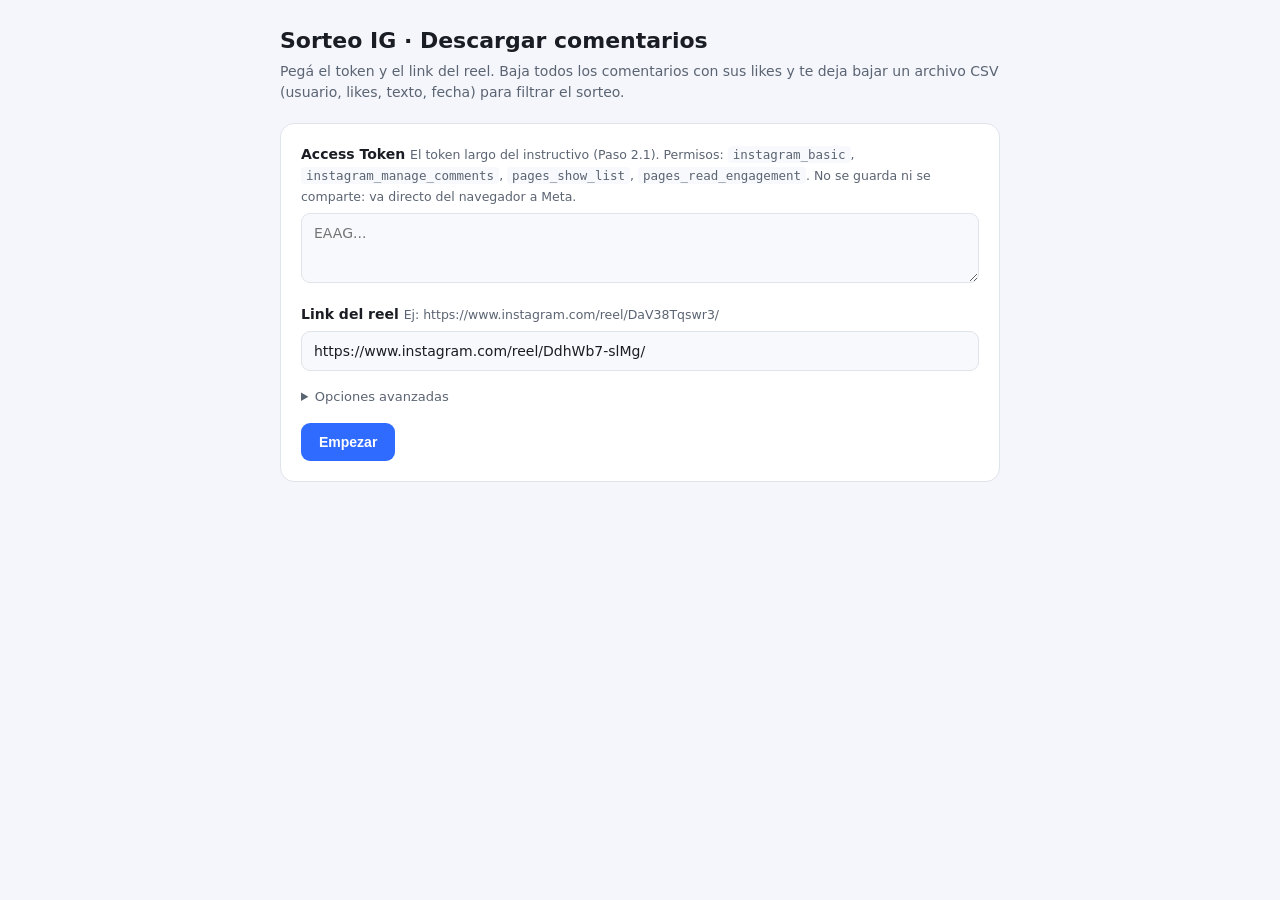
<file: index.html>
<!DOCTYPE html>
<html lang="es">
<head>
<meta charset="utf-8">
<meta name="viewport" content="width=device-width, initial-scale=1">
<title>Sorteo IG — Descargar comentarios</title>
<style>
  :root {
    --bg: #0f1115; --card: #181b22; --border: #2a2f3a; --txt: #e7e9ee;
    --muted: #9aa2b1; --accent: #4f8cff; --ok: #35c46b;
    --warn: #f5a623; --err: #ff5c5c; --field: #11141a;
  }
  @media (prefers-color-scheme: light) {
    :root {
      --bg: #f4f6fb; --card: #ffffff; --border: #dfe3ea; --txt: #1a1d24;
      --muted: #5b6472; --accent: #2f6bff; --field: #f7f9fc;
    }
  }
  * { box-sizing: border-box; }
  body {
    margin: 0; background: var(--bg); color: var(--txt);
    font-family: system-ui, -apple-system, Segoe UI, Roboto, sans-serif;
    line-height: 1.5; padding: 24px 16px;
  }
  .wrap { max-width: 720px; margin: 0 auto; }
  h1 { font-size: 22px; margin: 0 0 4px; }
  .sub { color: var(--muted); margin: 0 0 20px; font-size: 14px; }
  .card {
    background: var(--card); border: 1px solid var(--border);
    border-radius: 14px; padding: 20px; margin-bottom: 16px;
  }
  label { display: block; font-weight: 600; font-size: 14px; margin: 14px 0 6px; }
  label:first-child { margin-top: 0; }
  .hint { color: var(--muted); font-weight: 400; font-size: 12.5px; }
  input, textarea {
    width: 100%; background: var(--field); color: var(--txt);
    border: 1px solid var(--border); border-radius: 9px; padding: 11px 12px;
    font-size: 14px; font-family: inherit;
  }
  textarea { resize: vertical; min-height: 70px; }
  input:focus, textarea:focus { outline: 2px solid var(--accent); border-color: transparent; }
  .row { display: flex; gap: 10px; flex-wrap: wrap; margin-top: 16px; }
  button {
    background: var(--accent); color: #fff; border: 0; border-radius: 9px;
    padding: 11px 18px; font-size: 14px; font-weight: 600; cursor: pointer;
  }
  button.ghost { background: transparent; color: var(--txt); border: 1px solid var(--border); }
  button:disabled { opacity: .5; cursor: not-allowed; }
  details { margin-top: 16px; }
  summary { cursor: pointer; color: var(--muted); font-size: 13px; }
  .stat { font-size: 34px; font-weight: 700; letter-spacing: -.5px; }
  .statlbl { color: var(--muted); font-size: 13px; }
  .status { font-size: 14px; margin: 6px 0 0; }
  #log {
    margin-top: 14px; background: var(--field); border: 1px solid var(--border);
    border-radius: 9px; padding: 10px 12px; font-family: ui-monospace, Menlo, Consolas, monospace;
    font-size: 12px; color: var(--muted); max-height: 190px; overflow-y: auto; white-space: pre-wrap;
  }
  .banner {
    background: color-mix(in srgb, var(--accent) 14%, transparent);
    border: 1px solid var(--accent); border-radius: 10px; padding: 12px 14px;
    font-size: 13.5px; margin-bottom: 16px;
  }
  .hidden { display: none; }
  a { color: var(--accent); }
  code { background: var(--field); padding: 1px 5px; border-radius: 4px; font-size: 12.5px; }
</style>
</head>
<body>
<div class="wrap">
  <h1>Sorteo IG · Descargar comentarios</h1>
  <p class="sub">Pegá el token y el link del reel. Baja todos los comentarios con sus likes y te deja bajar un archivo CSV (usuario, likes, texto, fecha) para filtrar el sorteo.</p>

  <div id="resumeBanner" class="banner hidden"></div>

  <div class="card" id="formCard">
    <label>Access Token
      <span class="hint">El token largo del instructivo (Paso 2.1). Permisos: <code>instagram_basic</code>, <code>instagram_manage_comments</code>, <code>pages_show_list</code>, <code>pages_read_engagement</code>. No se guarda ni se comparte: va directo del navegador a Meta.</span>
    </label>
    <textarea id="token" placeholder="EAAG..." autocomplete="off" spellcheck="false"></textarea>

    <label>Link del reel
      <span class="hint">Ej: https://www.instagram.com/reel/DaV38Tqswr3/</span>
    </label>
    <input id="reel" placeholder="https://www.instagram.com/reel/..." autocomplete="off" spellcheck="false" value="https://www.instagram.com/reel/DdhWb7-slMg/">

    <details>
      <summary>Opciones avanzadas</summary>
      <label>Media ID directo <span class="hint">(opcional) Si ya lo tenés (Paso 5), pegalo y se saltea la búsqueda automática.</span></label>
      <input id="mediaId" placeholder="1784..." autocomplete="off" spellcheck="false">
      <label>Versión de la API <span class="hint">Por defecto v21.0</span></label>
      <input id="apiVer" value="v21.0" autocomplete="off" spellcheck="false">
    </details>

    <div class="row">
      <button id="startBtn">Empezar</button>
      <button id="stopBtn" class="ghost hidden">Detener</button>
    </div>
  </div>

  <div class="card hidden" id="progressCard">
    <div class="stat"><span id="count">0</span> <span class="statlbl">comentarios bajados</span></div>
    <p class="status" id="status">—</p>
    <div class="row">
      <button id="downloadBtn" disabled>Descargar CSV</button>
      <button id="resetBtn" class="ghost">Empezar de nuevo</button>
    </div>
    <div id="log"></div>
  </div>
</div>

<script>
"use strict";

// ------------------------- IndexedDB (guarda los comentarios) -------------------------
const DB_NAME = "sorteoIG", STORE = "comments";
function idbOpen() {
  return new Promise((res, rej) => {
    const r = indexedDB.open(DB_NAME, 1);
    r.onupgradeneeded = () => r.result.createObjectStore(STORE, { keyPath: "id" });
    r.onsuccess = () => res(r.result);
    r.onerror = () => rej(r.error);
  });
}
async function idbPutBatch(items) {
  const db = await idbOpen();
  return new Promise((res, rej) => {
    const tx = db.transaction(STORE, "readwrite");
    const st = tx.objectStore(STORE);
    for (const it of items) st.put(it);
    tx.oncomplete = () => res();
    tx.onerror = () => rej(tx.error);
  });
}
async function idbCount() {
  const db = await idbOpen();
  return new Promise((res, rej) => {
    const req = db.transaction(STORE, "readonly").objectStore(STORE).count();
    req.onsuccess = () => res(req.result);
    req.onerror = () => rej(req.error);
  });
}
async function idbClear() {
  const db = await idbOpen();
  return new Promise((res, rej) => {
    const tx = db.transaction(STORE, "readwrite");
    tx.objectStore(STORE).clear();
    tx.oncomplete = () => res();
    tx.onerror = () => rej(tx.error);
  });
}
async function idbEachRow(cb) {
  const db = await idbOpen();
  return new Promise((res, rej) => {
    const req = db.transaction(STORE, "readonly").objectStore(STORE).openCursor();
    req.onsuccess = () => { const c = req.result; if (c) { cb(c.value); c.continue(); } else res(); };
    req.onerror = () => rej(req.error);
  });
}

// ------------------------- helpers -------------------------
const $ = id => document.getElementById(id);
const LS = { media: "sorteo_media", after: "sorteo_after", done: "sorteo_done" };
let running = false, stopRequested = false;

function log(msg) {
  const el = $("log");
  const t = new Date().toLocaleTimeString();
  el.textContent += `[${t}] ${msg}\n`;
  el.scrollTop = el.scrollHeight;
}
function setStatus(s) { $("status").textContent = s; }
async function refreshCount() { $("count").textContent = (await idbCount()).toLocaleString("es-AR"); }
const sleep = ms => new Promise(r => setTimeout(r, ms));

function shortcodeFromUrl(url) {
  const m = (url || "").match(/instagram\.com\/(?:reel|reels|p|tv)\/([A-Za-z0-9_-]+)/i);
  return m ? m[1] : null;
}

// GET con manejo de rate limit / errores, imitando el script de Python.
async function apiGet(base, path, params) {
  const url = new URL(`${base}/${path}`);
  for (const [k, v] of Object.entries(params)) url.searchParams.set(k, v);

  let espera = 30000; // 30s, sube exponencialmente
  const MAX = 6;
  for (let intento = 1; intento <= MAX; intento++) {
    if (stopRequested) throw new Error("Detenido por el usuario.");
    let resp;
    try {
      resp = await fetch(url.toString());
    } catch (e) {
      log(`  Fallo de red, reintento ${intento}/${MAX} en ${espera/1000}s...`);
      await sleep(espera); espera = Math.min(1200000, espera * 2); continue;
    }
    if (resp.ok) return resp.json();

    let err = {};
    try { err = (await resp.json()).error || {}; } catch (e) {}
    const code = err.code;
    const msg = err.message || `HTTP ${resp.status}`;

    if (code === 190) throw new Error(`Token inválido o vencido (código 190). Meta dice: ${msg}. Generá un token nuevo y volvé a continuar (retoma desde donde iba).`);

    const rateLimit = resp.status === 429 || [4, 17, 32, 613, 80004].includes(code);
    const transitorio = [500, 502, 503].includes(resp.status);

    if (rateLimit) {
      log(`  Rate limit de Instagram (código ${code || resp.status}). Espero ${espera/1000}s y reintento ${intento}/${MAX}...`);
      setStatus(`Instagram pidió esperar (rate limit). Reintentando en ${espera/1000}s… dejá la pestaña abierta.`);
      await sleep(espera); espera = Math.min(1200000, espera * 2); continue;
    }
    if (transitorio) {
      log(`  Error ${resp.status}, reintento ${intento}/${MAX} en ${espera/1000}s...`);
      await sleep(espera); espera = Math.min(1200000, espera * 2); continue;
    }
    throw new Error(`Error ${resp.status} de Meta (código ${code}): ${msg}`);
  }
  throw new Error("No se pudo tras varios reintentos (rate limit sostenido). El progreso quedó guardado: volvé a continuar más tarde.");
}

// Resuelve el Media ID a partir del link del reel.
async function resolverMediaId(base, token, shortcode) {
  log("Buscando la página de Facebook vinculada…");
  const cuentas = await apiGet(base, "me/accounts", { access_token: token, fields: "id,name,instagram_business_account", limit: 100 });
  const pages = cuentas.data || [];
  if (!pages.length) throw new Error("El token no administra ninguna Página de Facebook. Revisá el Paso 0 del instructivo.");

  for (const page of pages) {
    let igId = page.instagram_business_account && page.instagram_business_account.id;
    if (!igId) {
      const info = await apiGet(base, page.id, { access_token: token, fields: "instagram_business_account" });
      igId = info.instagram_business_account && info.instagram_business_account.id;
    }
    if (!igId) continue;
    log(`Cuenta IG encontrada (${igId}). Buscando el reel ${shortcode}…`);

    let path = `${igId}/media`, params = { access_token: token, fields: "id,permalink", limit: 100 }, pagina = 0;
    while (path) {
      const data = await apiGet(base, path, params);
      for (const m of (data.data || [])) {
        if ((m.permalink || "").includes(shortcode)) { log(`¡Reel encontrado! Media ID: ${m.id}`); return m.id; }
      }
      pagina++;
      const next = data.paging && data.paging.next;
      if (!next || pagina >= 60) break; // hasta ~6000 posteos
      const u = new URL(next); path = u.pathname.replace(/^\/[^/]+\//, ""); params = Object.fromEntries(u.searchParams);
      setStatus(`Buscando el reel entre los posteos… (página ${pagina})`);
    }
  }
  throw new Error(`No encontré el reel ${shortcode} en la cuenta. Verificá que el link sea de @damiancivale, o pegá el Media ID directo en Opciones avanzadas.`);
}

// Baja todos los comentarios, guardando en IndexedDB y el cursor en localStorage.
async function bajarComentarios(base, token, mediaId) {
  let path = `${mediaId}/comments`;
  let params = { access_token: token, fields: "id,username,text,like_count,timestamp", limit: 100 };
  const afterGuardado = localStorage.getItem(LS.after);
  if (afterGuardado) { params.after = afterGuardado; log(`Retomo desde el cursor guardado.`); }

  while (true) {
    if (stopRequested) { setStatus("Detenido. El progreso quedó guardado; podés continuar cuando quieras."); return; }
    const data = await apiGet(base, path, params);
    const lote = data.data || [];
    if (lote.length) await idbPutBatch(lote);
    await refreshCount();

    const paging = data.paging || {};
    let after = (paging.cursors && paging.cursors.after) || null;
    if (!after && paging.next) { try { after = new URL(paging.next).searchParams.get("after"); } catch (e) {} }

    if (!paging.next || !after) {
      localStorage.setItem(LS.done, "1"); localStorage.removeItem(LS.after);
      setStatus("✅ Listo. Se bajaron todos los comentarios. Ya podés descargar el CSV.");
      log("Descarga completa.");
      return;
    }
    localStorage.setItem(LS.after, after);
    params = { access_token: token, fields: params.fields, limit: 100, after };
    setStatus("Bajando comentarios… dejá la pestaña abierta.");
  }
}

// ------------------------- CSV -------------------------
function csvCampo(v) {
  const s = (v === undefined || v === null) ? "" : String(v);
  return /[",\n\r]/.test(s) ? '"' + s.replace(/"/g, '""') + '"' : s;
}
async function descargarCSV() {
  setStatus("Armando el archivo…");
  const lineas = ["username,like_count,text,timestamp,id"];
  await idbEachRow(c => lineas.push([
    csvCampo(c.username), csvCampo(c.like_count || 0), csvCampo(c.text), csvCampo(c.timestamp), csvCampo(c.id)
  ].join(",")));
  const blob = new Blob(["﻿" + lineas.join("\r\n")], { type: "text/csv;charset=utf-8" });
  const a = document.createElement("a");
  a.href = URL.createObjectURL(blob);
  a.download = "comentarios.csv";
  a.click();
  URL.revokeObjectURL(a.href);
  setStatus(`Descargado comentarios.csv con ${(lineas.length - 1).toLocaleString("es-AR")} comentarios.`);
}

// ------------------------- flujo principal -------------------------
async function empezar() {
  const token = $("token").value.trim();
  if (!token) { alert("Pegá el Access Token."); return; }
  const base = `https://graph.facebook.com/${($("apiVer").value.trim() || "v21.0")}`;

  running = true; stopRequested = false;
  $("startBtn").disabled = true; $("stopBtn").classList.remove("hidden");
  $("progressCard").classList.remove("hidden");
  $("downloadBtn").disabled = false;

  try {
    let mediaId = $("mediaId").value.trim() || localStorage.getItem(LS.media);
    if (!mediaId) {
      const sc = shortcodeFromUrl($("reel").value.trim());
      if (!sc) throw new Error("No pude leer el código del reel. Revisá el link o pegá el Media ID directo.");
      mediaId = await resolverMediaId(base, token, sc);
    } else {
      log(`Uso Media ID: ${mediaId}`);
    }
    localStorage.setItem(LS.media, mediaId);

    if (localStorage.getItem(LS.done) === "1") {
      setStatus("✅ Esta descarga ya estaba completa. Descargá el CSV o empezá de nuevo.");
    } else {
      await bajarComentarios(base, token, mediaId);
    }
  } catch (e) {
    setStatus("⚠️ " + e.message);
    log("ERROR: " + e.message);
  } finally {
    running = false;
    $("startBtn").disabled = false; $("stopBtn").classList.add("hidden");
  }
}

async function reset() {
  if (!confirm("Esto borra el progreso bajado en este navegador. ¿Seguro?")) return;
  await idbClear();
  localStorage.removeItem(LS.media); localStorage.removeItem(LS.after); localStorage.removeItem(LS.done);
  $("log").textContent = ""; setStatus("Listo para empezar de nuevo.");
  await refreshCount(); checkResume();
}

async function checkResume() {
  const n = await idbCount();
  const done = localStorage.getItem(LS.done) === "1";
  const b = $("resumeBanner");
  if (n > 0) {
    b.classList.remove("hidden");
    b.innerHTML = done
      ? `Ya tenés una descarga <b>completa</b> de ${n.toLocaleString("es-AR")} comentarios en este navegador. Abrí el panel y descargá el CSV, o "Empezar de nuevo".`
      : `Tenés una descarga <b>a medias</b> de ${n.toLocaleString("es-AR")} comentarios. Pegá el token de nuevo y "Empezar": continúa desde donde iba.`;
    $("progressCard").classList.remove("hidden");
    $("downloadBtn").disabled = false;
    await refreshCount();
  } else {
    b.classList.add("hidden");
  }
}

$("startBtn").onclick = empezar;
$("stopBtn").onclick = () => { stopRequested = true; setStatus("Deteniendo…"); };
$("downloadBtn").onclick = descargarCSV;
$("resetBtn").onclick = reset;
window.addEventListener("beforeunload", e => { if (running) { e.preventDefault(); e.returnValue = ""; } });
checkResume();
</script>
</body>
</html>
</file>
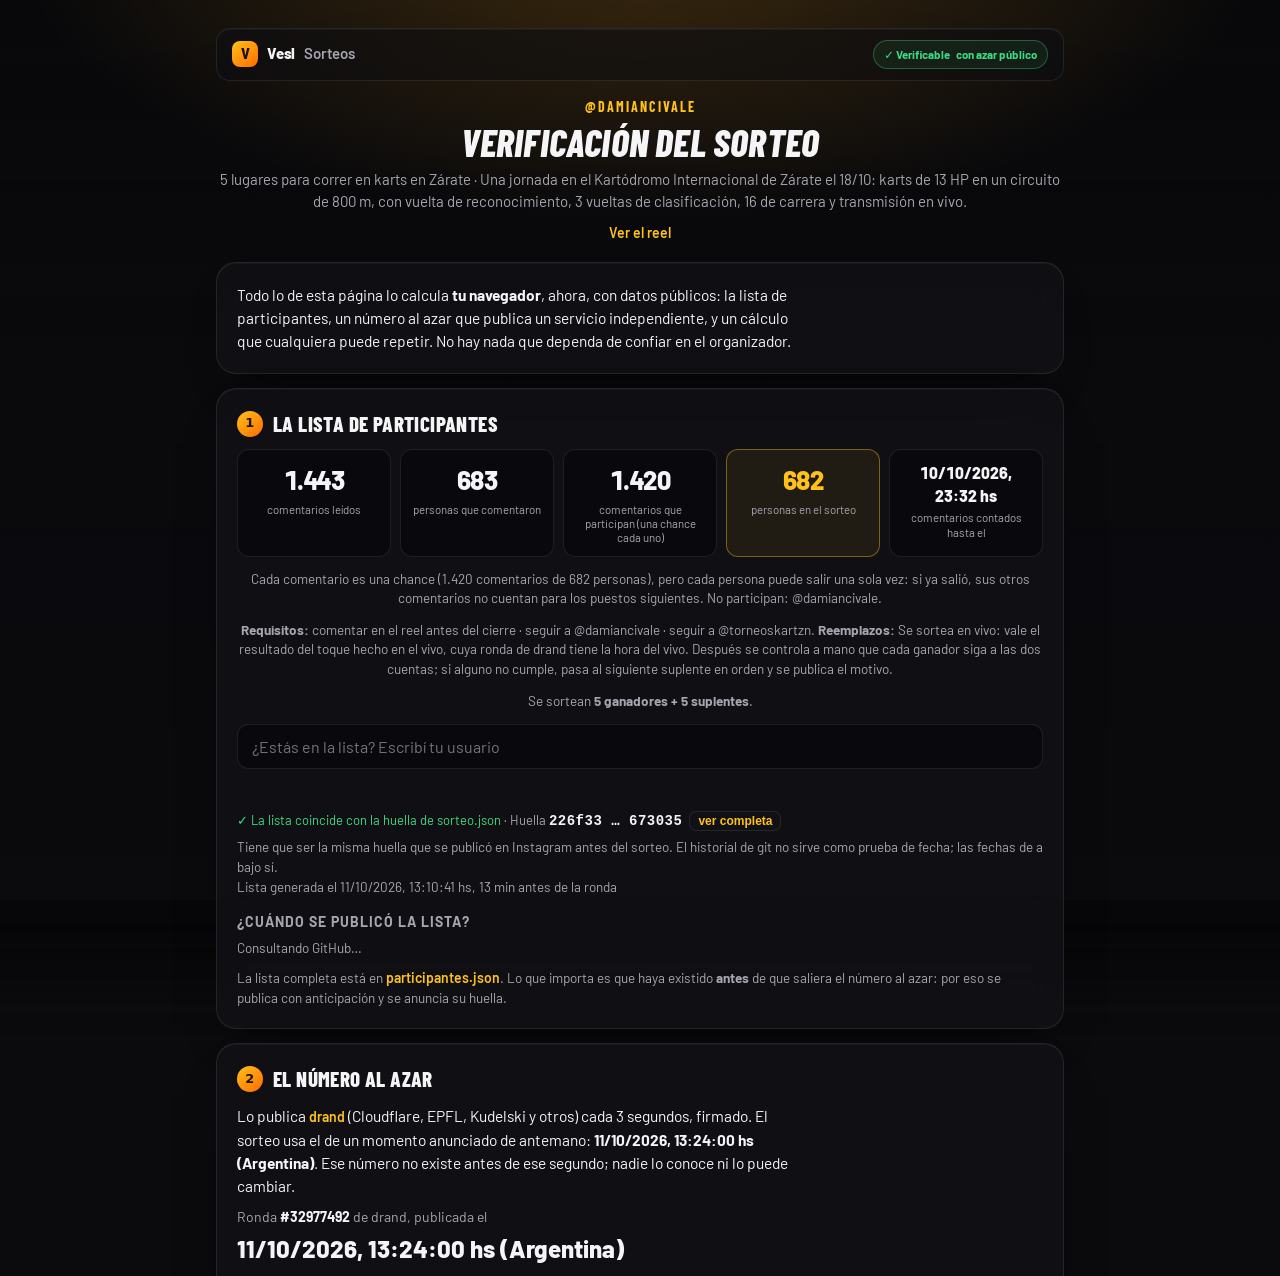
<file: ganadores.html>
<!DOCTYPE html>
<html lang="es">
<head>
<meta charset="utf-8">
<meta http-equiv="refresh" content="0; url=verificar.html">
<title>Sorteo</title>
</head>
<body>
<p>El sorteo se verifica en <a href="verificar.html">verificar.html</a>.</p>
</body>
</html>
</file>
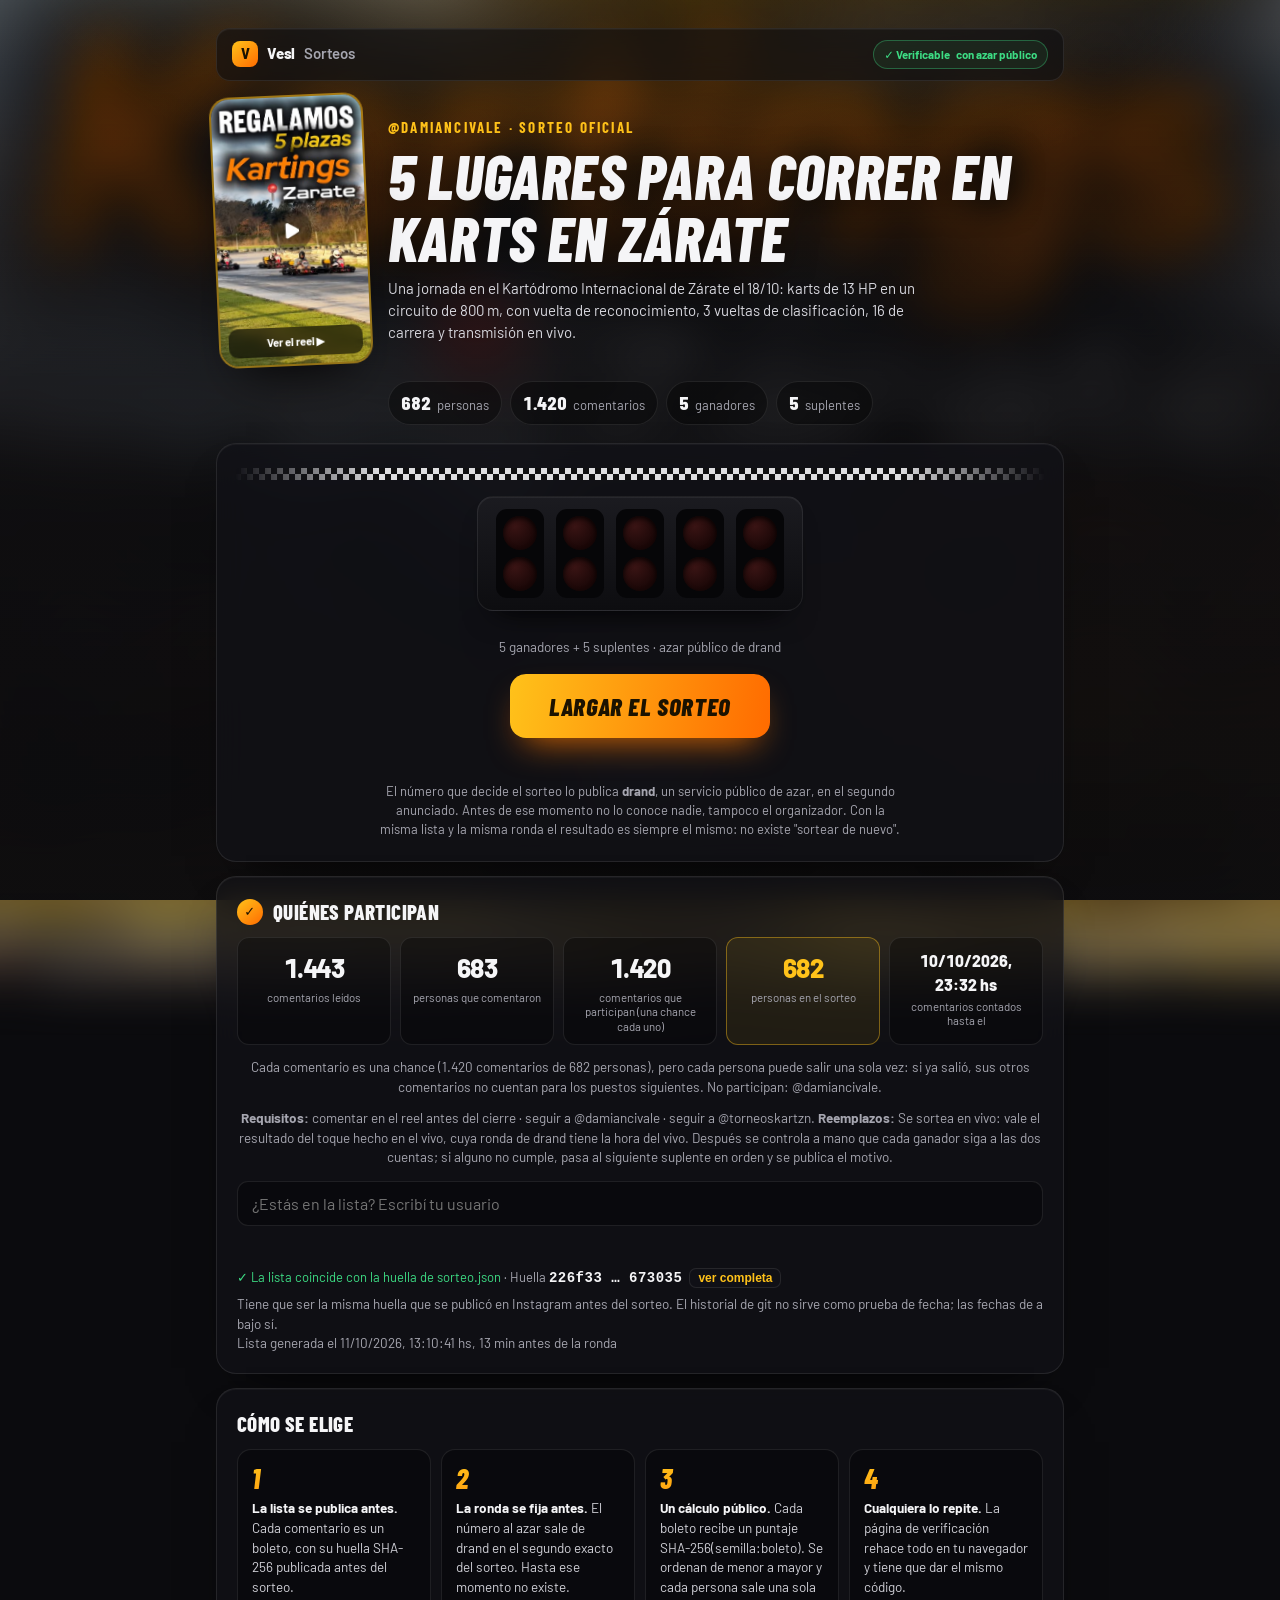
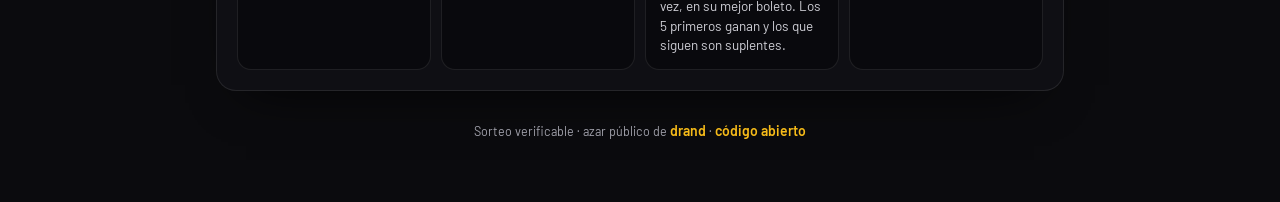
<file: sortear.html>
<!DOCTYPE html>
<html lang="es">
<head>
<meta charset="utf-8">
<meta name="viewport" content="width=device-width, initial-scale=1">
<title>Sorteo</title>
<meta name="robots" content="noindex">
<link rel="stylesheet" href="fuentes/fuentes.css">
<link rel="stylesheet" href="sorteo.css?v=4">
<link rel="stylesheet" href="tema-carrera.css?v=4">
</head>
<body>
<div class="wrap">
  <div class="marca">
    <div class="logo"><span class="pin">V</span>Vesl <em>Sorteos</em></div>
    <div class="sello">&#10003; Verificable<span> con azar público</span></div>
  </div>

  <section class="hero">
    <a id="reel" class="poster" target="_blank" rel="noopener" title="Ver el reel en Instagram">
      <img id="posterImg" alt="Portada del reel" hidden>
      <span class="tag">Ver el reel &#9654;</span>
    </a>
    <div>
      <div class="org"><span id="org"></span> · Sorteo oficial</div>
      <h1 id="titulo">Sorteo</h1>
      <p class="premio" id="premio"></p>
    </div>
    <div class="chips" id="chips"></div>
  </section>

  <div id="bannerPrueba" class="banner hidden"></div>
  <div id="bannerManual" class="banner hidden"></div>
  <div id="bannerAviso" class="banner hidden"></div>
  <div id="bannerError" class="banner err hidden"></div>

  <section class="card largada" id="cardSorteo">
    <div class="cuadros" aria-hidden="true"></div>
    <div class="semaforo" id="semaforo" aria-hidden="true"></div>
    <!-- La ronda no se muestra acá: se fijó antes del vivo y su hora confunde a quien mira en vivo.
         Va abajo, en los datos técnicos del resultado. -->
    <div class="cuando-txt"><span id="cantidades"></span> · azar público de drand<span class="hidden"><b id="ronda"></b><span id="fechaRonda"></span></span></div>
    <button id="go" class="btn-go" disabled>Largar el sorteo</button>
    <p id="estado" class="estado" aria-live="polite"></p>
    <p class="nota" id="nota">El número que decide el sorteo lo publica <b>drand</b>, un servicio público de azar, en el segundo anunciado. Antes de ese momento no lo conoce nadie, tampoco el organizador. Con la misma lista y la misma ronda el resultado es siempre el mismo: no existe "sortear de nuevo".</p>
  </section>

  <div id="zonaResultado" class="hidden">
    <div class="envivo" id="envivo"></div>
    <div class="section-lbl" style="margin-top:18px">Ganadores</div>
    <div id="ganGrid" class="grilla"></div>
    <div id="supLbl" class="section-lbl hidden" style="margin-top:22px">Suplentes, en orden</div>
    <div id="supGrid" class="boxes"></div>
  </div>

  <section class="card hidden" id="cardResultado">
    <div class="codigo">
      <div class="lbl">Código del sorteo</div>
      <code class="val" id="codigo"></code>
      <div class="sub">Se publica junto con los ganadores. Cualquiera que rehaga el sorteo en <a class="link" id="linkVerif" href="verificar.html">la página de verificación</a> obtiene exactamente este código.</div>
    </div>
    <div class="row-k" style="margin-top:14px"><span>Número al azar: ronda de drand</span><a id="sRonda" class="link" target="_blank" rel="noopener"></a></div>
    <div class="row-k"><span>Semilla (randomness de la ronda)</span><code id="sSemilla"></code></div>
    <div class="row-k"><span>Confirmación</span><span id="sFuentes"></span></div>
    <div class="row-k"><span>Huella de la lista (SHA-256)</span><code id="sHash"></code></div>
    <div class="row-k"><span>Calculado</span><span id="sCuando"></span></div>
    <div class="acciones">
      <button id="copy" class="btn-ghost fuerte" type="button">Copiar resultado</button>
      <button id="acta" class="btn-ghost" type="button">Descargar acta</button>
      <a id="verif2" class="btn-ghost" href="verificar.html" style="text-decoration:none">Verificar</a>
    </div>
    <pre id="textoResultado" class="hidden"></pre>
  </section>

  <section class="card" id="cardPadron">
    <h2><span class="n">&#10003;</span> Quiénes participan</h2>
    <div class="tablero hidden" id="tablero"></div>
    <div class="reparto hidden" id="reparto"></div>
    <p class="muted criterio" id="criterio"></p>
    <p class="muted criterio" id="requisitos"></p>
    <div class="buscar">
      <input id="buscar" placeholder="¿Estás en la lista? Escribí tu usuario" autocomplete="off" autocapitalize="off" spellcheck="false">
      <div id="buscarRes" class="buscar-res"></div>
    </div>
    <div class="chk" id="chkHash">Verificando la lista…</div>
  </section>

  <section class="card">
    <h2>Cómo se elige</h2>
    <ol class="pasos">
      <li><b>La lista se publica antes.</b> Cada comentario es un boleto, con su huella SHA-256 publicada antes del sorteo.</li>
      <li><b>La ronda se fija antes.</b> El número al azar sale de drand en el segundo exacto del sorteo. Hasta ese momento no existe.</li>
      <li><b>Un cálculo público.</b> Cada boleto recibe un puntaje SHA-256(semilla:boleto). Se ordenan de menor a mayor y cada persona sale una sola vez, en su mejor boleto. Los 5 primeros ganan y los que siguen son suplentes.</li>
      <li><b>Cualquiera lo repite.</b> La página de verificación rehace todo en tu navegador y tiene que dar el mismo código.</li>
    </ol>
  </section>

  <footer id="pie"></footer>
</div>
<canvas id="confeti" aria-hidden="true"></canvas>

<script src="sorteo-core.js?v=4"></script>
<script src="sorteo-ui.js?v=4"></script>
<script>
"use strict";
const Core = window.SorteoCore, UI = window.SorteoUI, $ = UI.$;
const QUIETO = matchMedia("(prefers-reduced-motion: reduce)").matches;
// Modo ensayo (?prueba): cada toque sortea de nuevo con un número al azar del navegador, para practicar
// el vivo. Nunca es el resultado real: lo dice arriba, en cada resultado, en el texto copiado y en el acta.
// El sorteo oficial es esta misma página SIN ?prueba, y ahí el resultado es uno solo.
const PRUEBA = new URLSearchParams(location.search).has("prueba");
let st = null, resultado = null, posiciones = null, corriendo = false, buscar = () => {};

async function init() {
  st = await UI.cargar();
  UI.renderCabecera(st);
  UI.renderPadron(st); UI.renderTablero(st);
  document.title = (st.cfg.titulo || "Sorteo") + " · " + (st.cfg.organizador || "Vesl Sorteos");
  if (st.cfg.fondo) { $("posterImg").src = st.cfg.fondo; $("posterImg").hidden = false; }
  $("chips").innerHTML = [
    [UI.fmtN(st.personas.length), "personas"],
    ...(st.padron.criterio && st.padron.criterio.porComentario ? [[UI.fmtN(st.usuarios.length), "comentarios"]] : []),
    [UI.fmtN(st.cfg.ganadores || 0), "ganadores"],
    [UI.fmtN(st.cfg.suplentes || 0), "suplentes"]
  ].map(([n, t]) => '<span class="chip"><b>' + n + "</b>" + t + "</span>").join("");
  buscar = UI.buscador(st, () => posiciones);
  $("fechaRonda").textContent = UI.fmtFecha(st.fechaRonda, true) + " hs";
  $("ronda").textContent = "#" + st.ronda;
  $("sRonda").href = Core.urlRonda(st.ronda, st.cadena, "https://api.drand.sh");
  $("sRonda").textContent = "#" + st.ronda + " (" + st.cadena.id + "), publicada el " + UI.fmtFecha(st.fechaRonda, true) + " hs" + (st.vivo ? "" : ", después de que la lista quedó cerrada");
  armarSemaforo();
  $("go").addEventListener("click", ejecutar);
  $("copy").addEventListener("click", () => UI.copiar($("textoResultado").textContent, $("copy"), $("textoResultado")));
  $("acta").addEventListener("click", bajarActa);
  UI.cargarEvidencia(st).then(() => buscar());
  if (PRUEBA) {
    document.body.classList.add("modo-prueba");
    UI.banner("bannerManual", "<b>MODO ENSAYO.</b> Cada toque sortea de nuevo con un número inventado: estos ganadores <b>no valen</b> y no se publican. El sorteo real es esta página sin <code>?prueba</code> en la dirección, y ahí se toca una sola vez.", true);
    $("go").textContent = "Ensayar el sorteo";
  }
  tick(); setInterval(tick, 250);
}

/* ---------- Estado del botón ---------- */
// Sin cuenta regresiva a propósito: el link se manda cuando la ronda ya salió. Si alguien entra
// antes, ve desde qué hora se habilita y nada más.
function tick() {
  if (PRUEBA || (st && st.vivo && !st.bloqueos.length)) { if (!corriendo) { $("go").disabled = false; } return; }
  if (!st || corriendo || resultado) return;
  if (st.bloqueos.length) { $("go").disabled = true; $("estado").innerHTML = '<span class="err">No se puede sortear: revisá los avisos de arriba.</span>'; return; }
  if (st.semillaManual) { $("go").disabled = false; $("estado").textContent = "Reproducción con semilla manual"; return; }
  const faltan = st.fechaRonda.getTime() - Date.now();
  $("go").disabled = faltan > 0;
  $("estado").textContent = faltan > 0 ? "Se habilita a las " + UI.fmtFecha(st.fechaRonda) + " hs." : "";
}

/* ---------- Semáforo de largada ---------- */
function armarSemaforo() {
  $("semaforo").innerHTML = Array.from({ length: 5 }, () => '<div class="col"><div class="luz"></div><div class="luz"></div></div>').join("");
}
// Enciende las 5 columnas de a una. Es solo escena: el resultado lo calcula drand en paralelo
// y las luces se apagan recién cuando está listo, nunca antes.
async function encenderLuces() {
  const cols = [...$("semaforo").children];
  cols.forEach(c => c.classList.remove("on")); $("semaforo").classList.remove("verde");
  for (const c of cols) { c.classList.add("on"); await UI.sleep(QUIETO ? 60 : 560); }
}
async function largar() {
  [...$("semaforo").children].forEach(c => c.classList.remove("on"));
  await UI.sleep(QUIETO ? 0 : 260);
  $("semaforo").classList.add("verde");
}

// En vivo: cada toque usa la PRÓXIMA ronda de drand (sale en ≤3 s). Nadie la conoce cuando se toca el
// botón y su número, que fija la hora, queda en el código del sorteo: vale el toque hecho en el vivo.
// La "próxima" se toma de drand (última publicada + 1), NO del reloj del dispositivo: con el reloj
// adelantado pedía una ronda que todavía no existía y se quedaba reintentando; atrasado, usaría una ya pública.
async function ultimaRondaDrand() {
  for (const e of Core.ESPEJOS) {
    try {
      const r = await fetch(e + "/" + st.cadena.hash + "/public/latest", { cache: "no-store" });
      if (!r.ok) continue;
      const n = Number((await r.json()).round);
      if (Number.isInteger(n) && n > 0) return n;
    } catch (err) { /* siguiente espejo */ }
  }
  return null;
}
async function fijarRondaDelToque() {
  if (!st.vivo || PRUEBA || st.semillaManual) return;
  const ultima = await ultimaRondaDrand();
  if (ultima == null) throw Object.assign(new Error("sin drand"), { amigable: "No hay conexión con drand. Revisá la red y tocá de nuevo." });
  const r = Math.max(st.rondaBase + 1, ultima + 1);
  st.ronda = r; st.fechaRonda = Core.fechaDeRonda(r, st.cadena);
}
async function calcular() {
  await fijarRondaDelToque();
  const info = PRUEBA ? semillaEnsayo() : await UI.obtenerSemilla(st, msg => { $("estado").textContent = msg; });
  $("estado").textContent = "Ordenando " + UI.fmtN(st.usuarios.length) + " boletos…";
  const res = await Core.sortear(st.usuarios, info.randomness, st.cfg.ganadores, st.cfg.suplentes);
  // En vivo la hora es la de la ronda de drand (la real), no la del reloj del dispositivo.
  res.info = info; res.cuando = st.vivo && !PRUEBA && !st.semillaManual ? st.fechaRonda : new Date();
  res.codigo = await Core.codigoResultado({ hashLista: st.hashCalc, cadena: st.cadena.id, ronda: st.ronda, semilla: res.semilla, ganadores: res.ganadores, suplentes: res.suplentes });
  return res;
}

function semillaEnsayo() {
  const b = crypto.getRandomValues(new Uint8Array(32));
  return { randomness: Array.from(b, x => x.toString(16).padStart(2, "0")).join(""), manual: true, fuentes: [], fallas: [], ensayo: true };
}
function limpiarEnsayo() {
  resultado = null; posiciones = null;
  $("zonaResultado").classList.add("hidden"); $("cardResultado").classList.add("hidden");
  $("ganGrid").innerHTML = ""; $("supGrid").innerHTML = ""; $("supLbl").classList.add("hidden");
  armarSemaforo();
}
async function ejecutar() {
  if ((PRUEBA || st.vivo) && !corriendo) limpiarEnsayo();
  if (corriendo || resultado) return;
  corriendo = true; $("go").disabled = true;
  $("estado").textContent = st.vivo && !PRUEBA ? "Esperando el próximo número de drand…" : "Consultando la ronda #" + st.ronda + " en drand…";
  try {
    const [res] = await Promise.all([calcular(), encenderLuces()]);
    await UI.sleep(QUIETO ? 0 : 700);
    await largar();
    resultado = res;
    posiciones = new Map(res.orden.map((p, i) => [p.usuario, i]));
    $("estado").textContent = "";
    mostrar(res);
  } catch (e) {
    armarSemaforo();
    $("estado").innerHTML = '<span class="err">' + UI.esc(e.amigable || e.message) + "</span>";
    $("go").disabled = false;
  } finally { corriendo = false; }
}

/* ---------- Revelado ---------- */
// Nombres de relleno para el rodillo: deterministas, salen del padrón (sin Math.random).
function relleno(i, cuantos) {
  const n = st.personas.length, out = [];
  for (let k = 0; k < cuantos; k++) out.push(st.personas[(k * 7919 + i * 131 + 17) % n]);
  return out;
}
let boletoDe = new Map(); // usuario -> el boleto con el que salió
function detalle(u) {
  const evs = st.evidencia && st.evidencia.comentarios;
  const ev = evs && (evs[boletoDe.get(u)] || evs[u]);
  const url = UI.linkComentario(st, u, boletoDe.get(u));
  return (ev && ev.ts ? "comentó el " + UI.esc(UI.fmtFecha(ev.ts)) + " hs" : "") +
    (url ? (ev && ev.ts ? " · " : "") + '<a class="link" href="' + UI.esc(url) + '" target="_blank" rel="noopener">ver comentario</a>' : "");
}
function girar(slot, nombres, demora) {
  return new Promise(resolve => {
    const ul = slot.querySelector("ul"), alto = 30, fin = -(nombres.length - 1) * alto;
    const frenar = () => { slot.classList.add("won"); slot.querySelector(".det").innerHTML = detalle(nombres[nombres.length - 1]); resolve(); };
    if (QUIETO) { ul.style.transform = "translateY(" + fin + "px)"; return frenar(); }
    setTimeout(() => {
      ul.style.transition = "transform 2.1s cubic-bezier(.12,.82,.22,1)";
      ul.style.transform = "translateY(" + fin + "px)";
      ul.addEventListener("transitionend", frenar, { once: true });
    }, demora);
  });
}
async function mostrar(res) {
  boletoDe = new Map(res.orden.map(p => [p.usuario, p.boleto]));
  $("sRonda").href = Core.urlRonda(st.ronda, st.cadena, "https://api.drand.sh");
  $("sRonda").textContent = "#" + st.ronda + " (" + st.cadena.id + "), publicada el " + UI.fmtFecha(st.fechaRonda, true) + " hs" + (st.vivo && !PRUEBA ? ", segundos después del toque" : "");
  $("envivo").innerHTML = (PRUEBA ? "Ensayo" : '<i class="punto"></i>Sorteado en vivo') + " · " + UI.esc(UI.fmtFecha(res.cuando, true)) + " hs" + (st.vivo && !PRUEBA ? " · ronda #" + st.ronda : "");
  if (!PRUEBA && !st.vivo) $("go").classList.add("hidden");
  $("zonaResultado").classList.remove("hidden");
  const grid = $("ganGrid"); grid.innerHTML = "";
  const giros = res.ganadores.map((g, i) => {
    const nombres = relleno(i, 26).concat([g]);
    const slot = document.createElement("div");
    slot.className = "slot"; slot.style.animationDelay = (i * 90) + "ms";
    slot.innerHTML = '<div class="pos"><small>P</small>' + (i + 1) + '</div><div class="cuerpo"><div class="rodillo"><ul>' +
      nombres.map(u => "<li>@" + UI.esc(u) + "</li>").join("") + '</ul></div><div class="det"></div></div>';
    grid.appendChild(slot);
    return girar(slot, nombres, 350 + i * 420);
  });
  grid.scrollIntoView({ behavior: QUIETO ? "auto" : "smooth", block: "center" });
  await Promise.all(giros);

  if (res.suplentes.length) {
    $("supLbl").classList.remove("hidden");
    $("supGrid").innerHTML = res.suplentes.map((u, i) =>
      '<div class="box" style="animation-delay:' + (i * 70) + 'ms"><span class="n">' + (i + 1) + '</span><span class="u">@' + UI.esc(u) + "</span>" +
      (UI.linkComentario(st, u, boletoDe.get(u)) ? '<a class="link" href="' + UI.esc(UI.linkComentario(st, u, boletoDe.get(u))) + '" target="_blank" rel="noopener">ver</a>' : "") + "</div>").join("");
  }
  $("codigo").textContent = res.codigo;
  $("sSemilla").textContent = res.semilla;
  $("sHash").textContent = st.hashCalc;
  $("sCuando").textContent = UI.fmtFecha(res.cuando, true) + " hs, en este navegador. El resultado es el mismo para cualquiera que lo rehaga.";
  $("sFuentes").innerHTML = UI.htmlFuentes(res.info);
  $("linkVerif").href = $("verif2").href = "verificar.html?" + (st.vivo && !PRUEBA ? "ronda=" + st.ronda + "&" : "") + "codigo=" + res.codigo;
  $("textoResultado").textContent = textoResultado(res);
  $("cardResultado").classList.remove("hidden");
  $("nota").textContent = PRUEBA ? "Ensayo: este resultado no vale. Tocá de nuevo para practicar otra vez." : "Resultado final. Cualquiera puede rehacerlo en la página de verificación y obtiene el mismo código.";
  buscar();
  confeti(res.codigo);
  // Si la evidencia llegó tarde, completa los links.
  if (!st.evidencia) UI.cargarEvidencia(st).then(() => { $("textoResultado").textContent = textoResultado(res); });
}

function textoResultado(res) {
  const base = location.origin + location.pathname.replace(/[^/]*$/, "");
  const linea = (u, i) => (i + 1) + ". @" + u + (UI.linkComentario(st, u, boletoDe.get(u)) ? "  " + UI.linkComentario(st, u, boletoDe.get(u)) : "");
  return (PRUEBA ? "*** ENSAYO — ESTE RESULTADO NO VALE ***\n\n" : "") + (st.cfg.titulo || "Sorteo") + " · " + (st.cfg.organizador || "") +
    "\n\nGANADORES:\n" + res.ganadores.map(linea).join("\n") +
    "\n\nSUPLENTES (en orden):\n" + res.suplentes.map(linea).join("\n") +
    (st.cfg.reemplazos ? "\n\n" + st.cfg.reemplazos : "") +
    "\n\nCÓDIGO DEL SORTEO: " + res.codigo +
    "\nParticipantes: " + st.personas.length + " personas" + (st.padron.criterio && st.padron.criterio.porComentario ? ", " + st.usuarios.length + " comentarios (una chance cada uno, nadie gana dos veces)" : "") + "\nRonda drand " + st.cadena.id + " #" + st.ronda + ": " + Core.urlRonda(st.ronda, st.cadena) +
    "\nSemilla: " + res.semilla + "\nHuella de la lista (SHA-256): " + st.hashCalc + "\nVerificalo: " + base + "verificar.html?" + (st.vivo && !PRUEBA ? "ronda=" + st.ronda + "&" : "") + "codigo=" + res.codigo;
}

// Acta en CSV: BOM y punto y coma para que Excel en castellano la abra de un doble clic.
function bajarActa() {
  const res = resultado; if (!res) return;
  const q = s => '"' + String(s == null ? "" : s).replace(/"/g, '""') + '"';
  const filas = [
    ...(PRUEBA ? ["# ENSAYO;ESTE RESULTADO NO VALE"] : []), "# Sorteo;" + q(st.cfg.titulo), "# Reel;" + st.cfg.reel, "# Sorteado;" + UI.fmtFecha(res.cuando, true),
    "# Participantes;" + st.personas.length + " personas / " + st.usuarios.length + " boletos", "# Huella de la lista (SHA-256);" + st.hashCalc,
    "# Ronda drand " + st.cadena.id + ";" + st.ronda, "# Semilla;" + res.semilla, "# Código del sorteo;" + res.codigo,
    "# Reemplazos;" + q(st.cfg.reemplazos || ""), "",
    ["puesto", "tipo", "usuario", "sigue a las 2 cuentas (control manual)", "link al comentario"].map(q).join(";")
  ];
  res.ganadores.forEach((u, i) => filas.push([i + 1, "ganador", "@" + u, "", UI.linkComentario(st, u, boletoDe.get(u))].map(q).join(";")));
  res.suplentes.forEach((u, i) => filas.push([i + 1, "suplente", "@" + u, "", UI.linkComentario(st, u, boletoDe.get(u))].map(q).join(";")));
  const blob = new Blob(["﻿" + filas.join("\r\n") + "\r\n"], { type: "text/csv;charset=utf-8" });
  const a = document.createElement("a"); a.href = URL.createObjectURL(blob);
  a.download = (PRUEBA ? "ENSAYO_" : "") + "acta_sorteo_" + res.codigo.slice(0, 8) + ".csv";
  document.body.appendChild(a); a.click(); a.remove();
  setTimeout(() => URL.revokeObjectURL(a.href), 1000);
}

/* ---------- Bandera a cuadros ---------- */
// Pseudoaleatorio con semilla = el código del sorteo: el mismo resultado da el mismo festejo.
function confeti(codigo) {
  if (QUIETO) return;
  const cv = $("confeti"), ctx = cv.getContext("2d"), dpr = Math.min(2, devicePixelRatio || 1);
  const W = cv.width = innerWidth * dpr, H = cv.height = innerHeight * dpr;
  let a = parseInt(codigo.slice(0, 8), 16) >>> 0;
  const rnd = () => { a = (a + 0x6D2B79F5) >>> 0; let t = a; t = Math.imul(t ^ t >>> 15, t | 1); t ^= t + Math.imul(t ^ t >>> 7, t | 61); return ((t ^ t >>> 14) >>> 0) / 4294967296; };
  const acento = getComputedStyle(document.documentElement).getPropertyValue("--accent").trim() || "#ffc21a";
  const acento2 = getComputedStyle(document.documentElement).getPropertyValue("--accent2").trim() || "#ff6b00";
  const colores = ["#f5f5f7", "#111114", acento, acento2, "#f5f5f7", "#111114"];
  const ps = Array.from({ length: 170 }, (_, i) => ({
    x: (i % 2 ? rnd() * .35 : .65 + rnd() * .35) * W, y: H * (.55 + rnd() * .2),
    // Dos cañones desde los costados, cruzando hacia el centro.
    vx: (i % 2 ? 1 : -1) * (2 + rnd() * 6) * dpr, vy: -(10 + rnd() * 9) * dpr,
    s: (5 + rnd() * 7) * dpr, r: rnd() * 6.28, vr: (rnd() - .5) * .35, c: colores[i % colores.length], cuadro: i % 3 === 0
  }));
  const t0 = performance.now(), dur = 4200;
  (function frame(t) {
    const k = (t - t0) / dur; ctx.clearRect(0, 0, W, H);
    if (k >= 1) return;
    ctx.globalAlpha = k > .7 ? (1 - k) / .3 : 1;
    for (const p of ps) {
      p.vy += .32 * dpr; p.vx *= .992; p.x += p.vx; p.y += p.vy; p.r += p.vr;
      ctx.save(); ctx.translate(p.x, p.y); ctx.rotate(p.r); ctx.scale(1, Math.cos(p.r * 1.7));
      if (p.cuadro) { const m = p.s / 2; ctx.fillStyle = "#f5f5f7"; ctx.fillRect(-p.s, -p.s, p.s * 2, p.s * 2); ctx.fillStyle = "#111114"; ctx.fillRect(-p.s, -p.s, m * 2, m * 2); ctx.fillRect(0, 0, m * 2, m * 2); }
      else { ctx.fillStyle = p.c; ctx.fillRect(-p.s / 2, -p.s / 3, p.s, p.s * .66); }
      ctx.restore();
    }
    requestAnimationFrame(frame);
  })(t0);
}

init().catch(e => UI.error("La página no pudo inicializar: " + e.message));
</script>
</body>
</html>
</file>
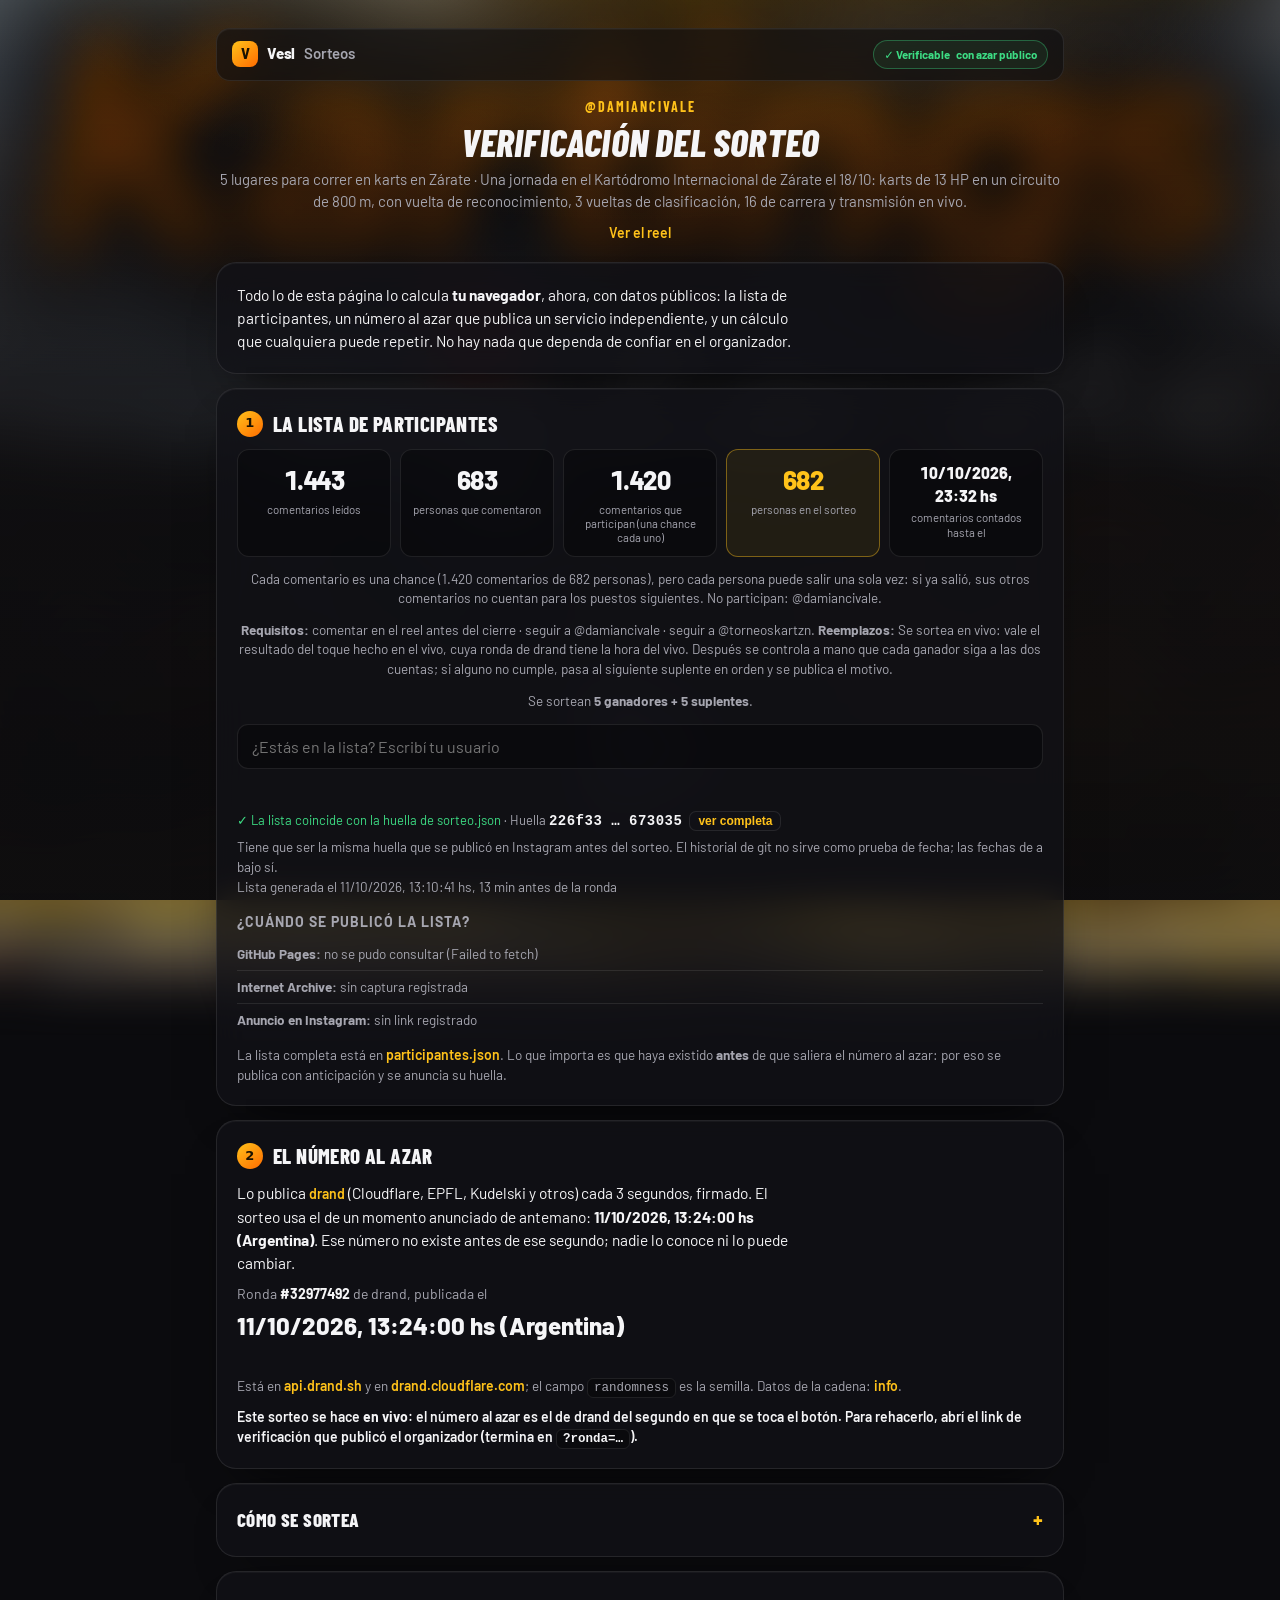
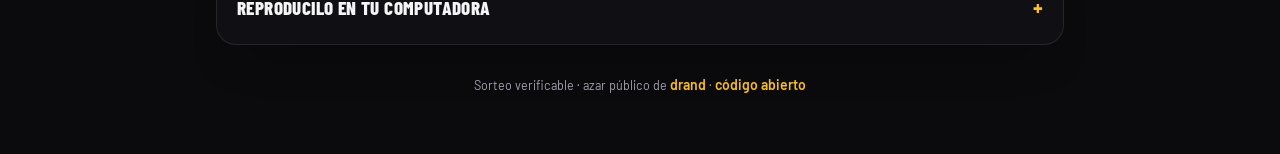
<file: verificar.html>
<!DOCTYPE html>
<html lang="es">
<head>
<meta charset="utf-8">
<meta name="viewport" content="width=device-width, initial-scale=1">
<title>Verificar sorteo</title>
<meta name="robots" content="noindex">
<link rel="stylesheet" href="fuentes/fuentes.css">
<link rel="stylesheet" href="sorteo.css?v=4">
<link rel="stylesheet" href="tema-carrera.css?v=4">
</head>
<body>
<div class="wrap">
  <div class="marca">
    <div class="logo"><span class="pin">V</span>Vesl <em>Sorteos</em></div>
    <div class="sello">&#10003; Verificable<span> con azar público</span></div>
  </div>
  <header>
    <div class="org" id="org"></div>
    <h1>Verificación del sorteo</h1>
    <p class="premio" id="titulo"></p>
    <p style="margin-top:8px"><a id="reel" class="link" target="_blank" rel="noopener">Ver el reel</a></p>
  </header>

  <div id="bannerPrueba" class="banner hidden"></div>
  <div id="bannerManual" class="banner hidden"></div>
  <div id="bannerAviso" class="banner hidden"></div>
  <div id="bannerError" class="banner err hidden"></div>

  <section class="card">
    <p class="explica" style="margin:0">Todo lo de esta página lo calcula <b>tu navegador</b>, ahora, con datos públicos: la lista de participantes, un número al azar que publica un servicio independiente, y un cálculo que cualquiera puede repetir. No hay nada que dependa de confiar en el organizador.</p>
  </section>

  <section class="card" id="cardPadron">
    <h2><span class="n">1</span> La lista de participantes</h2>
    <div class="tablero hidden" id="tablero"></div>
    <div class="reparto hidden" id="reparto"></div>
    <p class="muted criterio" id="criterio"></p>
    <p class="muted criterio" id="requisitos"></p>
    <p class="muted criterio">Se sortean <b id="cantidades"></b>.</p>
    <div class="buscar">
      <input id="buscar" placeholder="¿Estás en la lista? Escribí tu usuario" autocomplete="off" autocapitalize="off" spellcheck="false">
      <div id="buscarRes" class="buscar-res"></div>
    </div>
    <div class="chk" id="chkHash">Verificando la lista…</div>
    <h3 class="sub-h">¿Cuándo se publicó la lista?</h3>
    <div id="anclas" class="muted">…</div>
    <p class="muted" style="margin-top:10px">La lista completa está en <a id="vPadron" class="link" href="participantes.json" target="_blank" rel="noopener">participantes.json</a><span id="vLikesTxt" class="hidden">, y los likes de todos los comentarios en <a id="vLikes" class="link" href="likes.json" target="_blank" rel="noopener">likes.json</a> (ahí se ve cuál era el mínimo y quiénes lo tenían)</span>. Lo que importa es que haya existido <b>antes</b> de que saliera el número al azar: por eso se publica con anticipación y se anuncia su huella.</p>
  </section>

  <section class="card" id="cardSemilla">
    <h2><span class="n">2</span> El número al azar</h2>
    <p class="explica" style="text-align:left;margin:0 0 10px">Lo publica <a class="link" href="https://drand.love" target="_blank" rel="noopener">drand</a> (Cloudflare, EPFL, Kudelski y otros) cada 3 segundos, firmado. El sorteo usa el de un momento anunciado de antemano: <b id="fechaRondaTxt">…</b>. Ese número no existe antes de ese segundo; nadie lo conoce ni lo puede cambiar.</p>
    <div class="cuando">
      <div class="lbl">Ronda <b id="ronda">#…</b> de drand, publicada el</div>
      <div class="fecha" id="fechaRonda">…</div>
      <div class="countdown" id="countdown"></div>
    </div>
    <p class="muted" style="margin-top:8px">Está en <a id="vDrand1" class="link" target="_blank" rel="noopener">api.drand.sh</a> y en <a id="vDrand2" class="link" target="_blank" rel="noopener">drand.cloudflare.com</a>; el campo <code>randomness</code> es la semilla. Datos de la cadena: <a id="vInfo" class="link" target="_blank" rel="noopener">info</a>.</p>
    <div id="semillaBox" class="hidden">
      <div class="row-k" style="margin-top:8px"><span>Semilla (randomness)</span><code id="sSemilla"></code></div>
      <div class="row-k"><span>Confirmación</span><span id="sFuentes"></span></div>
    </div>
    <p id="estado" class="estado"></p>
    <div class="row hidden" id="rowReintentar"><button id="reintentar" class="btn-ghost">Reintentar</button></div>
  </section>

  <section class="card hidden" id="cardResultado">
    <h2><span class="n">3</span> El resultado, rehecho en tu navegador</h2>
    <p class="muted">Con la lista y la semilla de arriba, tu navegador acaba de calcular el orden de todos los participantes. Esto es lo que da:</p>
    <div class="section-lbl" style="margin-top:14px">Ganadores</div>
    <ol class="lista gold" id="listaGan"></ol>
    <div class="section-lbl">Suplentes (en orden)</div>
    <ol class="lista silver" id="listaSup"></ol>
    <p class="muted" id="evidenciaTxt" style="margin-top:10px"></p>
    <div class="codigo" style="margin-top:18px">
      <div class="lbl">Código del sorteo (calculado acá)</div>
      <code class="val" id="codigo"></code>
      <div class="sub">Si coincide con el código que publicó el organizador, el sorteo publicado es exactamente este.</div>
    </div>
    <div style="margin-top:14px">
      <input id="codigoPub" class="entrada" placeholder="Pegá el código publicado para compararlo" autocomplete="off" autocapitalize="off" spellcheck="false">
      <div id="codigoRes" class="res"></div>
    </div>
  </section>

  <details class="card" id="como">
    <summary>Cómo se sortea</summary>
    <div class="cuerpo">
      <ol>
        <li id="comoLista"><b>La lista.</b> Se bajan todos los comentarios del reel con la API oficial de Instagram hasta la fecha de corte. Cada usuario entra <b>una sola vez</b>, haya comentado 1 o 500 veces. La lista se publica antes del sorteo con su huella (SHA-256) y esa huella se anuncia en Instagram.</li>
        <li><b>El número al azar no lo elige nadie.</b> Sale de una ronda de drand anunciada de antemano; ese número no existe hasta el segundo exacto en que se publica y no se puede cambiar.</li>
        <li id="comoOrden"><b>El orden.</b> Con ese número como semilla, a cada participante se le calcula un puntaje (SHA-256 de <code>semilla:usuario</code>) y se ordenan de menor a mayor. Los primeros son los ganadores; los que siguen, los suplentes.</li>
        <li><b>Sin repetir.</b> Misma lista + misma ronda = siempre el mismo resultado y el mismo código. No hay forma de "tirar de nuevo" hasta que salga alguien.</li>
        <li><b>Reemplazos.</b> Si un ganador no cumple los requisitos publicados, pasa al siguiente suplente <b>en orden</b> y se publica el motivo. El organizador no elige a quién.</li>
      </ol>
    </div>
  </details>

  <details class="card" id="reproducir">
    <summary>Reproducilo en tu computadora</summary>
    <div class="cuerpo">
      <h4>1. La huella de la lista</h4>
      <p>Tiene que dar <code id="vHashEsperado">…</code>. Es el SHA-256 de los bytes UTF-8 de cada usuario seguido de un salto de línea, en el orden del archivo:</p>
      <pre>jq -r '.usuarios[]' participantes.json | sha256sum</pre>
      <h4>2. La ronda</h4>
      <p><code>ronda = floor((t − 1692803367) / 3) + 1</code>, con <code>t</code> la fecha del sorteo en segundos (epoch). Los valores 1692803367 (genesis) y 3 (período) están en el <a id="vInfo2" class="link" target="_blank" rel="noopener">info de la cadena quicknet</a>.</p>
      <h4>3. El sorteo completo</h4>
      <p>Cloná el <a id="vRepo" target="_blank" rel="noopener">repositorio</a> y corré cualquiera de los dos (son independientes entre sí; los dos imprimen ganadores, suplentes y el código del sorteo, y cortan con error si algo no cierra):</p>
      <pre>node verificar.js
python verificar.py</pre>
      <p>Definiciones exactas: <b>semilla</b> = <code>randomness</code> de la ronda (64 hex en minúscula), usada como texto. <b>puntaje</b> = SHA-256 (hex) de los bytes UTF-8 de <code>semilla + ":" + usuario</code>. Orden ascendente por puntaje (como texto hex); desempate por usuario. <b>código</b> = SHA-256 de <code>huella|cadena|ronda|semilla|ganador1,ganador2,…|suplente1,…</code>. También podés pegar una semilla a mano en la dirección de esta página: <code id="vUrlSemilla">?semilla=…</code></p>
      <h4>4. Qué se verifica y qué no</h4>
      <p>Esta página exige que varios espejos de drand devuelvan la misma semilla y que <code>randomness = SHA-256(firma)</code>; <b>no verifica la firma BLS</b> de la ronda contra la clave pública de la cadena (eso lo hace un cliente de drand). Que la lista existiera antes de la ronda lo prueban las fechas de GitHub Pages e Internet Archive y el anuncio en Instagram, no el historial de git (esas fechas las escribe quien commitea).</p>
      <h4>5. El código</h4>
      <p>El algoritmo completo está en <a id="vCore" target="_blank" rel="noopener">sorteo-core.js</a>.</p>
    </div>
  </details>

  <footer id="pie"></footer>
</div>

<script src="sorteo-core.js?v=4"></script>
<script src="sorteo-ui.js?v=4"></script>
<script>
"use strict";
const Core = window.SorteoCore, UI = window.SorteoUI, $ = UI.$;
let st = null, resultado = null, posiciones = null, corriendo = false, fallo = false, buscar = () => {};

async function init() {
  st = await UI.cargar();
  const repo = UI.renderCabecera(st);
  UI.renderPadron(st); UI.renderTablero(st);
  document.title = "Verificar · " + (st.cfg.titulo || "Sorteo");
  $("titulo").textContent = (st.cfg.titulo || "Sorteo") + (st.cfg.premio ? " · " + st.cfg.premio : "");
  buscar = UI.buscador(st, () => posiciones);
  if (st.cfg.participantes) $("vPadron").href = st.cfg.participantes;
  const f = UI.fmtFecha(st.fechaRonda, true) + " hs (Argentina)";
  $("fechaRonda").textContent = f; $("fechaRondaTxt").textContent = f;
  $("ronda").textContent = "#" + st.ronda;
  $("vDrand1").href = Core.urlRonda(st.ronda, st.cadena, "https://api.drand.sh");
  $("vDrand2").href = Core.urlRonda(st.ronda, st.cadena, "https://drand.cloudflare.com");
  $("vInfo").href = $("vInfo2").href = "https://api.drand.sh/" + st.cadena.hash + "/info";
  $("vHashEsperado").textContent = st.hashCfg || "—";
  $("vUrlSemilla").textContent = location.origin + location.pathname + "?semilla=<randomness>";
  if (repo) { $("vRepo").href = repo; $("vCore").href = repo + "/blob/main/sorteo-core.js"; }
  if (st.codigoParam) $("codigoPub").value = st.codigoParam;
  $("codigoPub").addEventListener("input", compararCodigo);
  $("reintentar").addEventListener("click", () => { fallo = false; $("rowReintentar").classList.add("hidden"); ejecutar(); });
  UI.renderAnclas(st);
  UI.cargarEvidencia(st).then(() => buscar());
  tick(); setInterval(tick, 500);
}

function tick() {
  if (!st || corriendo || resultado || fallo) return;
  // Sorteo en vivo sin ronda en la dirección: no hay nada que rehacer todavía (la ronda la fija el toque).
  if (st.rondaPendiente) { $("countdown").textContent = ""; $("estado").innerHTML = 'Este sorteo se hace <b>en vivo</b>: el número al azar es el de drand del segundo en que se toca el botón. Para rehacerlo, abrí el link de verificación que publicó el organizador (termina en <code>?ronda=…</code>).'; return; }
  if (st.bloqueos.length) { $("countdown").textContent = ""; $("estado").innerHTML = '<span class="err">No se puede rehacer el sorteo: revisá los avisos de arriba.</span>'; return; }
  if (st.semillaManual) { $("countdown").textContent = "Reproducción con semilla manual"; ejecutar(); return; }
  const txt = UI.textoCountdown(st);
  if (!txt) { $("countdown").textContent = ""; ejecutar(); return; }
  $("countdown").textContent = "Todavía no se sorteó. " + txt + " (según el reloj de tu dispositivo)";
}

function compararCodigo() {
  const v = $("codigoPub").value.trim().toLowerCase(), out = $("codigoRes");
  if (!v || !resultado) { out.textContent = ""; return; }
  if (v === resultado.codigo) out.innerHTML = '<span class="ok">✓ Coincide: el sorteo publicado es exactamente el que acabás de rehacer</span>';
  else if (resultado.codigo.startsWith(v) && v.length >= 8) out.innerHTML = '<span class="ok">✓ Coincide con el inicio del código calculado</span> <span class="muted">(pegá el código completo para la comparación exacta)</span>';
  else out.innerHTML = '<span class="err">✗ No coincide con el código calculado acá</span> <span class="muted">(¿está bien copiado? Si sí, el resultado publicado no sale de esta lista y esta ronda)</span>';
}

async function ejecutar() {
  if (corriendo || resultado) return;
  corriendo = true;
  try {
    const info = await UI.obtenerSemilla(st, msg => { $("estado").textContent = msg; }, 30000);
    $("semillaBox").classList.remove("hidden");
    $("sSemilla").textContent = info.randomness;
    $("sFuentes").innerHTML = UI.htmlFuentes(info);
    $("estado").textContent = "Ordenando " + UI.fmtN(st.usuarios.length) + " boletos…";
    const res = await Core.sortear(st.usuarios, info.randomness, st.cfg.ganadores, st.cfg.suplentes,
      (i, n) => { $("estado").textContent = "Calculando " + UI.fmtN(i) + " / " + UI.fmtN(n) + "…"; });
    res.info = info;
    res.codigo = await Core.codigoResultado({ hashLista: st.hashCalc, cadena: st.cadena.id, ronda: st.ronda, semilla: res.semilla, ganadores: res.ganadores, suplentes: res.suplentes });
    resultado = res;
    posiciones = new Map(res.orden.map((p, i) => [p.usuario, i]));
    $("estado").textContent = "";
    const bol = new Map(res.orden.map(p => [p.usuario, p.boleto]));
    const link = u => UI.linkComentario(st, u, bol.get(u));
    const item = (u, i) => '<li><span class="n">' + (i + 1) + "</span><span>@" + UI.esc(u) + "</span>" + (link(u) ? ' <a class="link chica" href="' + UI.esc(link(u)) + '" target="_blank" rel="noopener">ver comentario</a>' : "") + "</li>";
    const pintar = () => {
      $("listaGan").innerHTML = res.ganadores.map(item).join("");
      $("listaSup").innerHTML = res.suplentes.map(item).join("");
      const ev = st.evidencia;
      $("evidenciaTxt").innerHTML = ev && ev.ok ? "Cada nombre linkea a su comentario en el reel (id y fecha del comentario con el que salió, publicados en <a class='link' href='" + UI.esc(st.cfg.evidencia) + "' target='_blank' rel='noopener'>evidencia.json</a>). Si un link no abre, el comentario fue borrado o la cuenta es privada."
        : ev && ev.error ? '<span class="warn">No se pudo cargar la evidencia por usuario (' + UI.esc(ev.error) + ").</span>" : ev ? '<span class="err">La evidencia por usuario no coincide con su huella publicada.</span>' : "";
    };
    pintar();
    if (!st.evidencia) UI.cargarEvidencia(st).then(pintar);
    $("codigo").textContent = res.codigo;
    $("cardResultado").classList.remove("hidden");
    buscar(); compararCodigo();
  } catch (e) {
    fallo = true;
    $("estado").innerHTML = '<span class="err">' + UI.esc(e.amigable || ("No se pudo rehacer el sorteo: " + e.message)) + "</span>";
    $("rowReintentar").classList.remove("hidden");
  } finally { corriendo = false; }
}

init().catch(e => UI.error("La página no pudo inicializar: " + e.message));
</script>
</body>
</html>
</file>
<file: fuentes/fuentes.css>
/* Barlow y Barlow Condensed (SIL Open Font License), servidas desde el repo: la pagina no depende de Google. */
@font-face{font-family:"Barlow";font-style:normal;font-weight:400;font-display:swap;src:url(Barlow-400.woff2) format("woff2");unicode-range:U+0000-00FF, U+0131, U+0152-0153, U+02BB-02BC, U+02C6, U+02DA, U+02DC, U+0304, U+0308, U+0329, U+2000-206F, U+20AC, U+2122, U+2191, U+2193, U+2212, U+2215, U+FEFF, U+FFFD}
@font-face{font-family:"Barlow";font-style:normal;font-weight:600;font-display:swap;src:url(Barlow-600.woff2) format("woff2");unicode-range:U+0000-00FF, U+0131, U+0152-0153, U+02BB-02BC, U+02C6, U+02DA, U+02DC, U+0304, U+0308, U+0329, U+2000-206F, U+20AC, U+2122, U+2191, U+2193, U+2212, U+2215, U+FEFF, U+FFFD}
@font-face{font-family:"Barlow";font-style:normal;font-weight:700;font-display:swap;src:url(Barlow-700.woff2) format("woff2");unicode-range:U+0000-00FF, U+0131, U+0152-0153, U+02BB-02BC, U+02C6, U+02DA, U+02DC, U+0304, U+0308, U+0329, U+2000-206F, U+20AC, U+2122, U+2191, U+2193, U+2212, U+2215, U+FEFF, U+FFFD}
@font-face{font-family:"Barlow";font-style:normal;font-weight:800;font-display:swap;src:url(Barlow-800.woff2) format("woff2");unicode-range:U+0000-00FF, U+0131, U+0152-0153, U+02BB-02BC, U+02C6, U+02DA, U+02DC, U+0304, U+0308, U+0329, U+2000-206F, U+20AC, U+2122, U+2191, U+2193, U+2212, U+2215, U+FEFF, U+FFFD}
@font-face{font-family:"Barlow Condensed";font-style:italic;font-weight:800;font-display:swap;src:url(BarlowCondensed-800i.woff2) format("woff2");unicode-range:U+0000-00FF, U+0131, U+0152-0153, U+02BB-02BC, U+02C6, U+02DA, U+02DC, U+0304, U+0308, U+0329, U+2000-206F, U+20AC, U+2122, U+2191, U+2193, U+2212, U+2215, U+FEFF, U+FFFD}
@font-face{font-family:"Barlow Condensed";font-style:normal;font-weight:700;font-display:swap;src:url(BarlowCondensed-700.woff2) format("woff2");unicode-range:U+0000-00FF, U+0131, U+0152-0153, U+02BB-02BC, U+02C6, U+02DA, U+02DC, U+0304, U+0308, U+0329, U+2000-206F, U+20AC, U+2122, U+2191, U+2193, U+2212, U+2215, U+FEFF, U+FFFD}
@font-face{font-family:"Barlow Condensed";font-style:normal;font-weight:800;font-display:swap;src:url(BarlowCondensed-800.woff2) format("woff2");unicode-range:U+0000-00FF, U+0131, U+0152-0153, U+02BB-02BC, U+02C6, U+02DA, U+02DC, U+0304, U+0308, U+0329, U+2000-206F, U+20AC, U+2122, U+2191, U+2193, U+2212, U+2215, U+FEFF, U+FFFD}
</file>
<file: sorteo.css>
/* Tema oscuro, a propósito y en un solo sentido: no sigue al sistema. Los neutros llevan una
   pizca de azul para que peguen con el acento y no queden grises de fábrica. */
:root{
  --bg:#0b0f17; --card:#141a25; --border:#26303f; --txt:#e9eef7;
  --muted:#94a2b8; --accent:#4d9bff; --accent2:#2a7ae4; --ok:#3ecf8e; --warn:#e8b04b; --err:#f4736f;
  --gold:#f0c04a; --gold-bg:#221c0d; --gold-bd:#7d611f;
  --silver:#c2cdde; --silver-bg:#1a212d; --silver-bd:#364255;
  --hueco:#0f151e; --fondo:none;
  --sombra:0 1px 2px rgba(0,0,0,.5),0 18px 40px -26px rgba(0,0,0,.9);
}
*{box-sizing:border-box;margin:0;padding:0}
html{-webkit-text-size-adjust:100%}
body{min-height:100vh;color:var(--txt);font-family:system-ui,-apple-system,"Segoe UI",Roboto,sans-serif;line-height:1.45;background:var(--bg)}
/* Un halo azul arriba, que es de donde "sale" la marca, y el fondo se apaga hacia abajo. */
body::before{content:"";position:fixed;inset:0;z-index:-1;
  background:radial-gradient(1100px 520px at 50% -12%,rgba(77,155,255,.16),transparent 68%),
             linear-gradient(180deg,rgba(11,15,23,.86),rgba(11,15,23,.97)),
             var(--fondo) center/cover no-repeat,var(--bg)}
.wrap{max-width:820px;margin:0 auto;padding:28px 16px 60px}
header{text-align:center;margin-bottom:18px}
.org{font-size:14px;font-weight:700;letter-spacing:1.5px;text-transform:uppercase;color:var(--accent)}
h1{font-size:clamp(24px,5.4vw,38px);font-weight:900;line-height:1.12;letter-spacing:-.4px;margin:6px 0 8px}
h2{font-size:17px;font-weight:800;margin-bottom:10px;display:flex;align-items:center;gap:10px}
h2 .n{flex:none;width:26px;height:26px;border-radius:50%;display:grid;place-items:center;font-size:13px;background:var(--accent);color:#fff}
.premio{color:var(--muted);font-size:15px}
.link{color:var(--accent);text-decoration:none;font-weight:600;font-size:14px}
.link:hover{text-decoration:underline}
.card{background:var(--card);border:1px solid var(--border);border-radius:16px;padding:18px;margin:14px 0;
  box-shadow:var(--sombra)}
.kpis{display:grid;grid-template-columns:repeat(3,1fr);gap:10px;text-align:center}
.kpi b{display:block;font-size:clamp(20px,5vw,30px);font-weight:900;letter-spacing:-.5px}
.kpi b.chica{font-size:clamp(14px,3.6vw,18px)}
.kpi span{display:block;font-size:12px;color:var(--muted);line-height:1.25}
.muted{color:var(--muted);font-size:13.5px}
.criterio{margin-top:12px;text-align:center}
.buscar{margin-top:14px}
.buscar input,.entrada{width:100%;background:var(--hueco);color:var(--txt);border:1px solid var(--border);border-radius:11px;padding:12px 14px;font-size:16px;font-family:inherit}
.buscar input:focus,.entrada:focus{outline:2px solid var(--accent);border-color:transparent}
.buscar-res,.res{min-height:22px;margin-top:8px;font-size:14px;font-weight:600}
.ok{color:var(--ok)} .warn{color:var(--warn)} .err{color:var(--err)}
.chk{margin-top:12px;font-size:13px;color:var(--muted);word-break:break-all}
.chk code{font-size:11.5px;display:block;margin-top:5px}
.centro{text-align:center}
.cuando .lbl{font-size:14px;color:var(--muted)}
.cuando .lbl b{color:var(--txt)}
.cuando .fecha{font-size:clamp(18px,4.6vw,24px);font-weight:800;margin:4px 0 2px}
.countdown{font-size:15px;color:var(--accent);font-weight:700;min-height:22px;font-variant-numeric:tabular-nums}
.btn-main{display:inline-flex;align-items:center;justify-content:center;gap:10px;cursor:pointer;border:0;margin-top:16px;font-size:20px;font-weight:800;color:#fff;padding:16px 36px;border-radius:15px;min-width:230px;background:linear-gradient(100deg,var(--accent),var(--accent2));box-shadow:0 12px 30px -14px rgba(11,99,214,.9);transition:transform .1s,filter .2s}
.btn-main:hover{filter:brightness(1.08)} .btn-main:active{transform:scale(.97)}
.btn-main:disabled{opacity:.4;cursor:default;filter:grayscale(.5);box-shadow:none}
.nota{margin-top:12px;font-size:13px;color:var(--muted);max-width:520px;margin-left:auto;margin-right:auto}
.estado{margin-top:10px;font-size:14px;min-height:20px;font-weight:600}
.section-lbl{text-align:center;font-size:13px;font-weight:800;letter-spacing:2px;text-transform:uppercase;margin:26px 0 12px;color:var(--muted)}
.grid{display:grid;grid-template-columns:repeat(auto-fill,minmax(210px,1fr));gap:10px}
.tarjeta{background:var(--card);border:1px solid var(--border);border-radius:13px;padding:14px;display:flex;align-items:center;gap:10px;min-height:60px;overflow:hidden}
.tarjeta .rank{flex:none;width:27px;height:27px;border-radius:50%;display:grid;place-items:center;font-size:13px;font-weight:800;color:var(--muted);background:var(--hueco)}
.tarjeta .name{font-weight:700;font-size:15px;word-break:break-all}
.tarjeta.spin .name{color:var(--muted);opacity:.7}
.tarjeta.won{animation:pop .45s cubic-bezier(.2,1.3,.5,1)}
.tarjeta.gold{border-color:var(--gold-bd);background:var(--gold-bg)}
.tarjeta.gold .rank{color:#4a3200;background:linear-gradient(100deg,#f5d78a,#e8b143)}
.tarjeta.silver{border-color:var(--silver-bd);background:var(--silver-bg)}
.tarjeta.silver .rank{color:#1f2b3d;background:linear-gradient(100deg,#e3e9f2,#c3cede)}
@keyframes pop{0%{transform:scale(.8);opacity:.4}100%{transform:scale(1);opacity:1}}
.row-k{display:flex;flex-direction:column;gap:2px;padding:8px 0;border-bottom:1px solid var(--border);font-size:13.5px}
.row-k:last-of-type{border-bottom:0}
.row-k>span:first-child{color:var(--muted);font-size:12px;text-transform:uppercase;letter-spacing:1px}
/* overflow-wrap y NO word-break: una palabra corta como --forzar no se parte al medio,
   pero una huella de 64 caracteres sigue cortando donde haga falta. */
code{font-family:ui-monospace,Menlo,Consolas,monospace;font-size:12.5px;overflow-wrap:anywhere;background:var(--hueco);border:1px solid var(--border);padding:2px 6px;border-radius:6px}
pre{font-family:ui-monospace,Menlo,Consolas,monospace;font-size:12.5px;background:var(--hueco);border:1px solid var(--border);padding:10px 12px;border-radius:9px;overflow-x:auto;margin:8px 0}
.row{display:flex;gap:10px;justify-content:center;flex-wrap:wrap;margin-top:12px}
.btn-ghost{cursor:pointer;border:1px solid var(--border);background:var(--card);color:var(--txt);padding:10px 16px;border-radius:10px;font-size:14px;font-weight:600}
.codigo{margin-top:6px;text-align:center}
.codigo .lbl{font-size:12px;letter-spacing:2px;text-transform:uppercase;color:var(--muted)}
.codigo .val{display:block;font-family:ui-monospace,Menlo,Consolas,monospace;font-size:clamp(15px,3.8vw,22px);font-weight:800;letter-spacing:1px;word-break:break-all;margin:6px 0 4px;color:var(--txt);background:var(--hueco);border:1px solid var(--accent);border-radius:12px;padding:12px 14px}
.codigo .sub{font-size:12.5px;color:var(--muted)}
.lista{list-style:none;display:grid;grid-template-columns:repeat(auto-fill,minmax(210px,1fr));gap:8px;margin-top:8px}
.lista li{background:var(--hueco);border:1px solid var(--border);border-radius:10px;padding:9px 12px;font-weight:700;font-size:15px;display:flex;gap:8px;align-items:center;word-break:break-all}
.lista li .n{flex:none;font-size:12px;color:var(--muted);min-width:18px}
.lista.gold li{border-color:var(--gold-bd);background:var(--gold-bg)} .lista.silver li{border-color:var(--silver-bd);background:var(--silver-bg)}
details.card summary{cursor:pointer;font-weight:800;font-size:16px;list-style:none;display:flex;justify-content:space-between;align-items:center}
details.card summary::after{content:"+";font-size:22px;color:var(--accent);font-weight:400}
details[open].card summary::after{content:"–"}
details.card summary::-webkit-details-marker{display:none}
details .cuerpo{margin-top:12px;font-size:14.5px;color:var(--txt)}
details ol{padding-left:22px} details li{margin:8px 0}
details h4{margin:14px 0 4px;font-size:14px;text-transform:uppercase;letter-spacing:1px;color:var(--muted)}
details a{color:var(--accent)}
.banner{border:1px solid var(--gold-bd);background:var(--gold-bg);color:var(--warn);border-radius:12px;padding:12px 14px;font-size:13.5px;margin:14px 0}
.banner.err{border-color:#5c2422;background:#1f1211;color:var(--err)}
.banner.ok{border-color:#1f5a41;background:#0e1c17;color:var(--ok)}
footer{margin-top:30px;text-align:center;font-size:12.5px;color:var(--muted)}
.hidden{display:none !important}
.explica{font-size:15.5px;line-height:1.5;color:var(--txt);max-width:560px;margin:0 auto 12px}
.mini{cursor:pointer;border:1px solid var(--border);background:var(--card);color:var(--accent);padding:2px 8px;border-radius:7px;font-size:12px;font-weight:600;margin-left:4px}
.hcorto{font-family:ui-monospace,Menlo,Consolas,monospace;font-size:14px;color:var(--txt);letter-spacing:.5px}
.sub-h{font-size:14px;text-transform:uppercase;letter-spacing:1px;color:var(--muted);margin:16px 0 6px}
.anclas{list-style:none;font-size:13.5px}
.anclas li{padding:6px 0;border-bottom:1px solid var(--border)}
.anclas li:last-child{border-bottom:0}
.tarjeta .chica,.lista .chica{font-size:12px;margin-left:auto;white-space:nowrap}
.lista li{flex-wrap:wrap}

/* ---- Identidad de plataforma: barra de marca arriba de todo ---- */
.marca{display:flex;align-items:center;justify-content:space-between;gap:12px;padding:11px 15px;margin-bottom:16px;
  background:var(--card);border:1px solid var(--border);border-radius:13px;
  box-shadow:var(--sombra)}
.marca .logo{display:flex;align-items:center;gap:9px;font-weight:900;font-size:15px;letter-spacing:-.2px}
.marca .logo .pin{width:26px;height:26px;border-radius:8px;display:grid;place-items:center;flex:none;
  background:linear-gradient(140deg,var(--accent),var(--accent2));color:#fff;font-size:14px;font-weight:900}
.marca .logo em{font-style:normal;color:var(--muted);font-weight:600}
.marca .sello{display:flex;align-items:center;gap:6px;font-size:11.5px;font-weight:700;color:var(--ok);
  border:1px solid #1f5a41;background:#0e1c17;padding:5px 10px;border-radius:999px;white-space:nowrap}
@media (max-width:430px){.marca .sello span{display:none}}

/* ---- Tablero de números ---- */
.tablero{display:grid;grid-template-columns:repeat(auto-fit,minmax(104px,1fr));gap:9px;margin-bottom:4px}
.dato{background:var(--hueco);border:1px solid var(--border);border-radius:12px;padding:11px 12px;text-align:center}
.dato b{display:block;font-size:clamp(19px,4.4vw,26px);font-weight:900;letter-spacing:-.5px;font-variant-numeric:tabular-nums}
.dato b.chica{font-size:clamp(13px,3.2vw,16px);letter-spacing:0}
.dato span{display:block;font-size:11.5px;color:var(--muted);line-height:1.25;margin-top:3px}
.dato.destaca{border-color:#2b4f7d;background:#101d2e}
.dato.destaca b{color:var(--accent)}
.dato a{color:inherit;text-decoration:none}
.dato a:hover{text-decoration:underline}

/* ---- Reparto de likes ---- */
.reparto{margin-top:14px}
.reparto .tit{font-size:12px;color:var(--muted);margin-bottom:8px;text-align:center}
.reparto ol{list-style:none;display:grid;gap:4px}
.reparto li{display:grid;grid-template-columns:52px 1fr 44px;align-items:center;gap:8px;font-size:12px}
.reparto .lk{color:var(--muted);text-align:right;font-variant-numeric:tabular-nums}
.reparto .barra{height:15px;border-radius:5px;background:#1b2432;overflow:hidden}
.reparto .barra i{display:block;height:100%;border-radius:5px;background:linear-gradient(90deg,var(--accent2),var(--accent))}
.reparto li.gana .lk{color:var(--gold);font-weight:800}
.reparto li.gana .barra i{background:linear-gradient(90deg,#e8b143,#c9920f)}
.reparto .cant{color:var(--muted);font-variant-numeric:tabular-nums}
</file>
<file: tema-carrera.css>
/* Tema "carrera": va DESPUÉS de sorteo.css y lo pisa. Vidrio oscuro sobre la portada del reel,
   el amarillo y el naranja del reel como acento (sorteo.json → tema), y tipografía condensada
   para títulos y números. Sirve para sortear.html y verificar.html. */
:root{
  --bg:#0b0b0e; --card:rgba(18,18,23,.74); --border:rgba(255,255,255,.09); --txt:#f5f5f7;
  --muted:#a6a6b0; --accent:#ffc21a; --accent2:#ff6b00; --ok:#3ddc84; --warn:#ffb340; --err:#ff6b62;
  --gold:var(--accent); --gold-bg:rgba(255,194,26,.07); --gold-bd:rgba(255,194,26,.42);
  --silver:#d9dce4; --silver-bg:rgba(255,255,255,.035); --silver-bd:rgba(255,255,255,.12);
  --hueco:rgba(0,0,0,.34);
  --sombra:0 1px 0 rgba(255,255,255,.04) inset,0 24px 50px -30px rgba(0,0,0,.95);
  --display:"Barlow Condensed","Arial Narrow",system-ui,sans-serif;
}
body{background:var(--bg);font-family:"Barlow",system-ui,-apple-system,"Segoe UI",Roboto,sans-serif}
/* Fondo: la portada del reel desenfocada, apagada hacia abajo, con un halo cálido arriba. */
body::before{content:"";position:fixed;inset:-40px;z-index:-2;
  background:var(--fondo) center 30%/cover no-repeat,var(--bg);
  filter:blur(26px) saturate(1.25) brightness(.62);transform:scale(1.06)}
body::after{content:"";position:fixed;inset:0;z-index:-1;pointer-events:none;
  background:radial-gradient(900px 420px at 50% -8%,rgba(255,170,30,.22),transparent 70%),
             linear-gradient(180deg,rgba(11,11,14,.35) 0%,rgba(11,11,14,.82) 42%,rgba(11,11,14,.97) 100%)}
.wrap{max-width:880px}
.card{background:var(--card);-webkit-backdrop-filter:blur(16px) saturate(1.2);backdrop-filter:blur(16px) saturate(1.2);border-radius:20px;padding:20px}
.link{color:var(--accent)}
code{background:var(--hueco)}

/* ---- Barra de marca ---- */
.marca{background:rgba(14,14,18,.6);-webkit-backdrop-filter:blur(14px);backdrop-filter:blur(14px);border-radius:14px}
.marca .logo .pin{background:linear-gradient(140deg,var(--accent),var(--accent2));color:#1b1200}
.marca .sello{color:var(--ok);border-color:rgba(61,220,132,.35);background:rgba(61,220,132,.08)}

/* ---- Cabecera común ---- */
header .org{color:var(--accent);font-family:var(--display);font-weight:700;letter-spacing:2px}
h1{font-family:var(--display);font-weight:800;font-style:italic;text-transform:uppercase;letter-spacing:.2px;line-height:1}
h2{font-family:var(--display);font-size:21px;font-weight:800;text-transform:uppercase;letter-spacing:.4px}
h2 .n{background:linear-gradient(140deg,var(--accent),var(--accent2));color:#1b1200;font-family:system-ui,sans-serif}

/* ---- Hero ---- */
.hero{display:grid;grid-template-columns:150px 1fr;gap:22px;align-items:center;margin:6px 0 18px}
.poster{position:relative;display:block;border-radius:18px;overflow:hidden;aspect-ratio:9/16;
  box-shadow:0 0 0 2px rgba(255,194,26,.55),0 26px 50px -22px rgba(0,0,0,.9);transform:rotate(-2.5deg);
  transition:transform .35s cubic-bezier(.2,.9,.3,1.2)}
.poster:hover{transform:rotate(0) scale(1.03)}
.poster img{width:100%;height:100%;object-fit:cover;display:block}
.poster .tag{position:absolute;left:8px;right:8px;bottom:8px;text-align:center;font-size:11.5px;font-weight:700;
  color:#fff;background:rgba(0,0,0,.6);-webkit-backdrop-filter:blur(6px);backdrop-filter:blur(6px);border-radius:9px;padding:6px 4px}
.hero .org{font-family:var(--display);font-weight:700;font-size:15px;letter-spacing:2.2px;text-transform:uppercase;color:var(--accent)}
.hero h1{font-size:clamp(34px,7.4vw,62px);margin:6px 0 10px;text-shadow:0 4px 30px rgba(0,0,0,.6)}
.hero h1 em{font-style:inherit;background:linear-gradient(92deg,var(--accent),var(--accent2));
  -webkit-background-clip:text;background-clip:text;color:transparent}
.hero .premio{font-size:15px;color:#d7d7de;max-width:560px}
.chips{display:flex;flex-wrap:wrap;gap:8px;margin-top:-4px;grid-column:2}
.chip{display:inline-flex;align-items:baseline;gap:6px;padding:7px 12px;border-radius:999px;font-size:13px;color:var(--muted);
  background:rgba(0,0,0,.38);border:1px solid var(--border)}
.chip b{font-family:var(--display);font-size:19px;font-weight:800;color:var(--txt);font-variant-numeric:tabular-nums}
@media (max-width:620px){
  .hero{grid-template-columns:96px 1fr;gap:14px;align-items:start}
  .hero h1{font-size:clamp(28px,8.6vw,40px)}
  .hero .premio{font-size:13.5px}
  .chips{grid-column:1/-1;margin-top:4px}
}

/* ---- Bandera a cuadros (divisor) ---- */
.cuadros{height:12px;border-radius:3px;margin:0 0 16px;opacity:.9;
  background:repeating-conic-gradient(#f5f5f7 0 25%,#111 0 50%) 0 0/12px 12px;
  -webkit-mask:linear-gradient(90deg,transparent,#000 18%,#000 82%,transparent);mask:linear-gradient(90deg,transparent,#000 18%,#000 82%,transparent)}

/* ---- Largada: semáforo + reloj ---- */
.largada{text-align:center;padding:24px 18px 22px;overflow:hidden;position:relative}
.semaforo{display:inline-flex;gap:clamp(6px,2vw,12px);padding:12px clamp(10px,3vw,18px);border-radius:16px;
  background:linear-gradient(180deg,#1b1b20,#0d0d10);border:1px solid rgba(255,255,255,.08);
  box-shadow:0 18px 30px -18px #000,inset 0 1px 0 rgba(255,255,255,.06);margin-bottom:16px}
.col{display:flex;flex-direction:column;gap:7px;padding:7px;border-radius:11px;background:#060608}
.luz{width:clamp(22px,6vw,34px);aspect-ratio:1;border-radius:50%;background:radial-gradient(circle at 35% 30%,#3a1414,#1a0707 70%);
  box-shadow:inset 0 2px 5px rgba(0,0,0,.8);transition:background .08s,box-shadow .08s}
.col.on .luz{background:radial-gradient(circle at 35% 30%,#ff8a80,#ff1f1f 45%,#a10000 100%);
  box-shadow:0 0 18px 4px rgba(255,40,40,.65),inset 0 -2px 4px rgba(0,0,0,.35)}
.semaforo.verde .luz{background:radial-gradient(circle at 35% 30%,#b6ffcf,#2fe27a 45%,#0b8f43 100%);
  box-shadow:0 0 20px 5px rgba(47,226,122,.6)}
.reloj{display:flex;justify-content:center;gap:clamp(6px,2vw,12px);margin:2px 0 4px}
.seg{min-width:clamp(58px,15vw,82px);padding:10px 6px 8px;border-radius:13px;background:var(--hueco);border:1px solid var(--border)}
.seg b{display:block;font-family:var(--display);font-weight:800;font-size:clamp(32px,9vw,50px);line-height:1;
  font-variant-numeric:tabular-nums;color:var(--txt)}
.seg span{display:block;font-size:10.5px;letter-spacing:1.6px;text-transform:uppercase;color:var(--muted);margin-top:4px}
.reloj.listo .seg b{color:var(--accent)}
.cuando-txt{font-size:13.5px;color:var(--muted);margin-top:10px}
.cuando-txt b{color:var(--txt)}
.btn-go{position:relative;display:inline-flex;align-items:center;justify-content:center;gap:10px;margin-top:18px;min-width:260px;
  padding:17px 34px;border:0;border-radius:16px;cursor:pointer;overflow:hidden;
  font-family:var(--display);font-size:25px;font-weight:800;font-style:italic;letter-spacing:.6px;text-transform:uppercase;color:#1b1200;
  background:linear-gradient(100deg,var(--accent),var(--accent2));box-shadow:0 16px 34px -14px rgba(255,120,0,.85);
  transition:transform .12s,filter .2s,box-shadow .2s}
.btn-go::after{content:"";position:absolute;inset:0;background:linear-gradient(110deg,transparent 30%,rgba(255,255,255,.55) 50%,transparent 70%);
  transform:translateX(-120%);animation:brillo 2.8s ease-in-out infinite}
.btn-go:hover:not(:disabled){filter:brightness(1.07)} .btn-go:active:not(:disabled){transform:scale(.97)}
.btn-go:disabled{cursor:default;filter:grayscale(.85) brightness(.55);box-shadow:none}
.btn-go:disabled::after{animation:none;opacity:0}
@keyframes brillo{0%,55%{transform:translateX(-120%)}100%{transform:translateX(120%)}}
.largada .nota{margin-top:14px}
.largada .estado{color:var(--accent)}

/* ---- Grilla de largada (ganadores) ---- */
.section-lbl{font-family:var(--display);font-size:17px;letter-spacing:3px;color:var(--txt);display:flex;align-items:center;gap:12px;justify-content:center}
.section-lbl::before,.section-lbl::after{content:"";flex:1;max-width:140px;height:1px;background:linear-gradient(90deg,transparent,rgba(255,255,255,.25))}
.section-lbl::after{transform:scaleX(-1)}
.grilla{display:grid;grid-template-columns:1fr 1fr;gap:12px 14px}
/* Como en una grilla real: la columna derecha larga medio puesto más atrás. */
.grilla .slot:nth-child(even){transform:translateY(34px)}
.grilla .slot:last-child:nth-child(odd){grid-column:1/-1;max-width:calc(50% - 7px)}
.grilla{padding-bottom:34px}
@media (max-width:560px){.grilla{grid-template-columns:1fr;padding-bottom:0}.grilla .slot:nth-child(even){transform:none}.grilla .slot:last-child:nth-child(odd){max-width:none}}
.slot{position:relative;display:flex;align-items:center;gap:13px;padding:14px 16px;border-radius:16px;min-height:74px;overflow:hidden;
  background:var(--card);border:1px solid var(--border);-webkit-backdrop-filter:blur(14px);backdrop-filter:blur(14px);
  opacity:0;animation:entraSlot .5s cubic-bezier(.2,.9,.3,1) forwards}
@keyframes entraSlot{from{opacity:0;translate:0 14px}to{opacity:1;translate:0 0}}
.slot .pos{flex:none;font-family:var(--display);font-weight:800;font-style:italic;font-size:30px;line-height:1;color:var(--muted);min-width:40px}
.slot .pos small{font-size:15px;opacity:.7}
.slot .cuerpo{min-width:0;flex:1}
.rodillo{height:30px;overflow:hidden;-webkit-mask:linear-gradient(180deg,transparent,#000 22%,#000 78%,transparent);mask:linear-gradient(180deg,transparent,#000 22%,#000 78%,transparent)}
.rodillo ul{list-style:none;margin:0;padding:0;will-change:transform}
.rodillo li{height:30px;line-height:30px;font-weight:800;font-size:18px;white-space:nowrap;overflow:hidden;text-overflow:ellipsis;color:#c9c9d1}
.slot .det{font-size:12.5px;color:var(--muted);margin-top:3px;min-height:18px}
.slot.won{border-color:var(--gold-bd);background:linear-gradient(100deg,rgba(255,194,26,.13),rgba(255,107,0,.06) 60%,rgba(18,18,23,.7));
  box-shadow:0 0 0 1px rgba(255,194,26,.25),0 18px 40px -22px rgba(255,140,0,.7)}
.slot.won .pos{background:linear-gradient(160deg,var(--accent),var(--accent2));-webkit-background-clip:text;background-clip:text;color:transparent}
.slot.won .rodillo{-webkit-mask:none;mask:none}
.slot.won .rodillo li{color:var(--txt)}
/* Barrido a cuadros que cruza la tarjeta cuando frena el nombre. */
.slot.won::after{content:"";position:absolute;top:0;bottom:0;width:46px;left:-60px;opacity:.5;
  background:repeating-conic-gradient(rgba(255,255,255,.9) 0 25%,rgba(0,0,0,.9) 0 50%) 0 0/10px 10px;
  animation:barrido .7s ease-out forwards}
@keyframes barrido{to{left:110%}}
.slot .chica{margin-left:auto}

/* ---- Boxes (suplentes) ---- */
.boxes{display:grid;grid-template-columns:repeat(auto-fill,minmax(200px,1fr));gap:8px;margin-top:4px}
.box{display:flex;align-items:center;gap:10px;padding:10px 13px;border-radius:12px;background:var(--silver-bg);border:1px solid var(--silver-bd);
  opacity:0;animation:entraSlot .4s ease forwards}
.box .n{flex:none;font-family:var(--display);font-weight:800;font-size:17px;color:var(--muted);min-width:30px}
.box .u{font-weight:700;font-size:14.5px;word-break:break-all;min-width:0}
.box a{margin-left:auto;font-size:12px;white-space:nowrap}

/* ---- Código del sorteo ---- */
.codigo .val{border:1px solid var(--gold-bd);background:rgba(0,0,0,.45);color:var(--accent);letter-spacing:.5px;
  box-shadow:0 0 0 4px rgba(255,194,26,.06)}
.acciones{display:flex;gap:10px;justify-content:center;flex-wrap:wrap;margin-top:16px}
.btn-ghost{background:rgba(255,255,255,.05);border-color:var(--border);border-radius:11px}
.btn-ghost:hover{border-color:var(--gold-bd)}
.btn-ghost.fuerte{background:linear-gradient(100deg,var(--accent),var(--accent2));color:#1b1200;border:0;font-weight:800}

/* ---- Cómo funciona ---- */
.pasos{list-style:none;display:grid;grid-template-columns:repeat(auto-fit,minmax(180px,1fr));gap:10px;counter-reset:p}
.pasos li{counter-increment:p;padding:14px;border-radius:14px;background:var(--hueco);border:1px solid var(--border);font-size:13.5px;color:#cfcfd6}
.pasos li::before{content:counter(p);display:block;font-family:var(--display);font-weight:800;font-style:italic;font-size:28px;line-height:1;margin-bottom:6px;
  background:linear-gradient(160deg,var(--accent),var(--accent2));-webkit-background-clip:text;background-clip:text;color:transparent}
.pasos b{color:var(--txt)}

/* ---- Piezas de sorteo.css en el tema ---- */
.dato{background:var(--hueco)}
.dato.destaca{border-color:var(--gold-bd);background:rgba(255,194,26,.07)}
.dato.destaca b{color:var(--accent)}
.btn-main{color:#1b1200;background:linear-gradient(100deg,var(--accent),var(--accent2));box-shadow:0 12px 30px -14px rgba(255,120,0,.8)}
.tarjeta{background:var(--card)}
.buscar input:focus,.entrada:focus{outline-color:var(--accent)}
.banner{border-radius:14px}
details.card summary{font-family:var(--display);font-size:19px;text-transform:uppercase;letter-spacing:.4px}

#confeti{position:fixed;inset:0;width:100%;height:100%;pointer-events:none;z-index:50}

@media (prefers-reduced-motion:reduce){
  .btn-go::after,.slot.won::after{animation:none;display:none}
  .slot,.box{animation:none;opacity:1}
  .poster{transform:none;transition:none}
}

/* ---- Modo ensayo (?prueba): que ningún resultado de práctica se pueda confundir con el real ---- */
.modo-prueba .marca .sello{color:var(--warn);border-color:rgba(255,179,64,.45);background:rgba(255,179,64,.1)}
.modo-prueba #zonaResultado::before,.modo-prueba #cardResultado::before{content:"ENSAYO · ESTE RESULTADO NO VALE";display:block;text-align:center;
  font-family:var(--display);font-weight:800;letter-spacing:2px;font-size:15px;color:#1b1200;background:var(--warn);border-radius:10px;padding:8px;margin:26px 0 0}
.modo-prueba #cardResultado::before{margin:0 0 14px}
.modo-prueba .slot.won{border-style:dashed}

/* ---- Sello "sorteado en vivo" con la hora del toque ---- */
.envivo{display:flex;align-items:center;justify-content:center;gap:9px;margin:28px auto 0;width:max-content;max-width:100%;
  padding:9px 18px;border-radius:999px;background:rgba(0,0,0,.5);border:1px solid rgba(255,255,255,.12);
  font-family:var(--display);font-weight:800;font-size:19px;letter-spacing:.6px;text-transform:uppercase;font-variant-numeric:tabular-nums}
.envivo .punto{width:10px;height:10px;border-radius:50%;background:#ff3b30;box-shadow:0 0 0 0 rgba(255,59,48,.7);animation:latido 1.4s infinite}
@keyframes latido{70%{box-shadow:0 0 0 9px rgba(255,59,48,0)}100%{box-shadow:0 0 0 0 rgba(255,59,48,0)}}
@media (prefers-reduced-motion:reduce){.envivo .punto{animation:none}}
</file>
